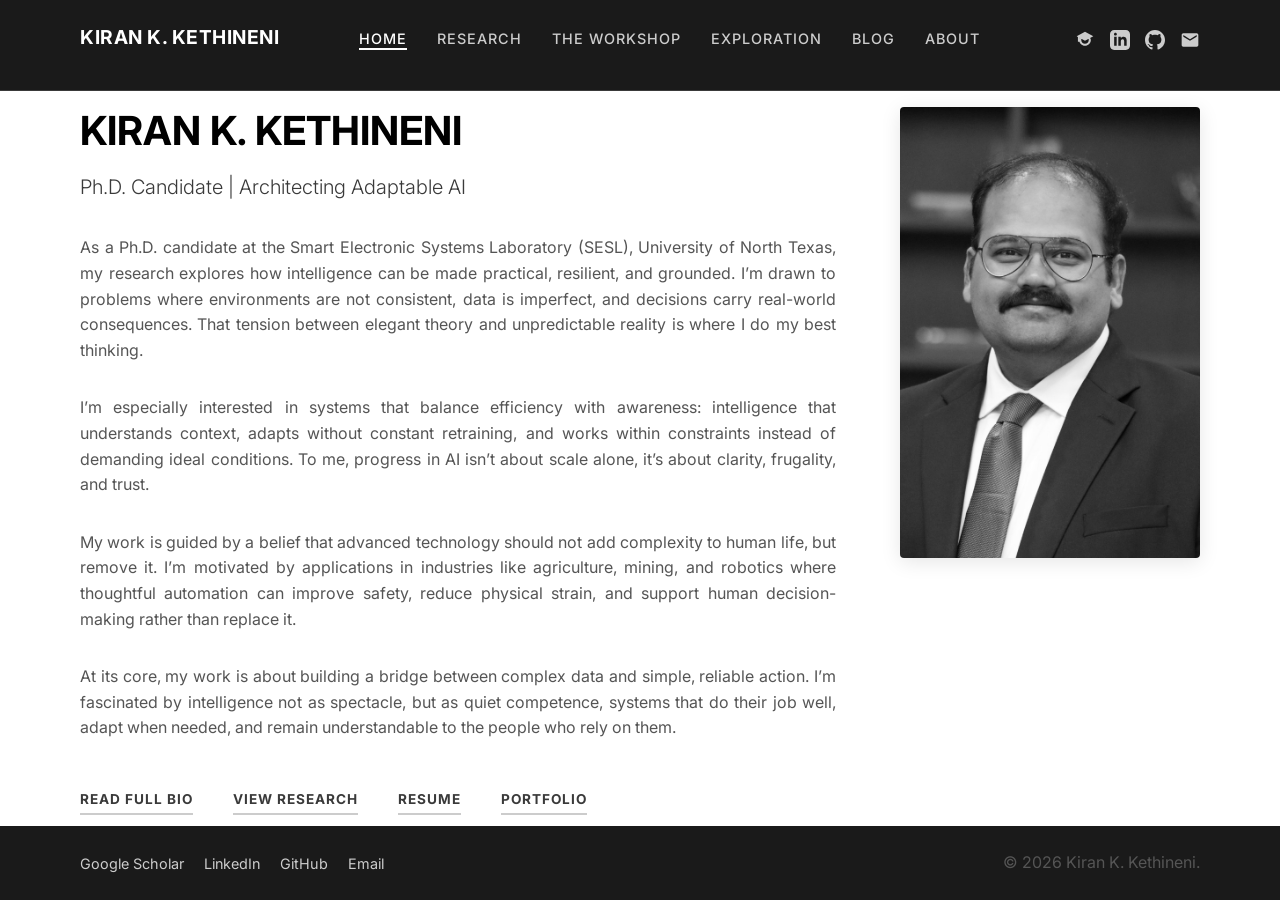
<file: index.html>
<!DOCTYPE html>
<html lang="en">

<head>
    <meta charset="UTF-8">
    <meta name="viewport" content="width=device-width, initial-scale=1.0">
    <title>Kiran K. Kethineni | Digital Notebook</title>
    <link rel="preconnect" href="https://fonts.googleapis.com">
    <link rel="preconnect" href="https://fonts.gstatic.com" crossorigin>
    <link
        href="https://fonts.googleapis.com/css2?family=Inter:wght@300;400;600;700&family=Roboto:wght@300;400;500&display=swap"
        rel="stylesheet">
    <link rel="stylesheet" href="css/style.css">
    <style>
        .hero-layout {
            display: flex;
            align-items: flex-start;
            /* Align top */
            gap: 4rem;
            gap: 4rem;
            margin-top: 1rem;
        }

        .hero-text {
            flex: 2;
        }

        .hero-image-container {
            flex: 1;
            max-width: 300px;
        }

        .hero-image {
            width: 100%;
            height: auto;
            border-radius: 4px;
            /* Slight roundness or strict square? keeping minimal */
            filter: grayscale(100%);
            /* Ensure strict grayscale */
            display: block;
            box-shadow: 0 4px 20px rgba(0, 0, 0, 0.1);
        }

        @media (max-width: 768px) {
            .hero-layout {
                flex-direction: column-reverse;
                /* Image on top on mobile? Or text? Let's do image on top */
                gap: 2rem;
                align-items: center;
                text-align: center;
            }

            .hero-layout {
                flex-direction: column;
            }

            .hero-image-container {
                max-width: 200px;
                margin: 0 auto;
            }
        }
    </style>
</head>

<body>

    <!-- STICKY HEADER -->
    <header></header>

    <!-- NAVIGATION -->
    <nav class="main-nav"></nav>

    <main class="container">
        <!-- HERO SECTION -->
        <section class="hero-layout">

            <div class="hero-text">
                <h1>KIRAN K. KETHINENI</h1>
                <p style="font-size: 1.25rem; color: var(--gray-700); margin-bottom: 2rem; font-weight: 300;">
                    Ph.D. Candidate | Architecting Adaptable AI
                </p>

                <p class="mb-4" style="text-align: justify;">
                    As a Ph.D. candidate at the Smart Electronic Systems Laboratory (SESL), University of North Texas,
                    my research explores how intelligence can be made practical, resilient, and grounded. I’m drawn to
                    problems where environments are not consistent, data is imperfect, and decisions carry real-world
                    consequences. That tension between elegant theory and unpredictable reality is where I do my best
                    thinking.
                </p>

                <p class="mb-4" style="text-align: justify;">
                    I’m especially interested in systems that balance efficiency with awareness: intelligence that
                    understands context, adapts without constant retraining, and works within constraints instead of
                    demanding ideal conditions. To me, progress in AI isn’t about scale alone, it’s about clarity,
                    frugality, and trust.
                </p>

                <p class="mb-4" style="text-align: justify;">
                    My work is guided by a belief that advanced technology should not add complexity to human life, but
                    remove it. I’m motivated by applications in industries like agriculture, mining, and robotics where
                    thoughtful automation can improve safety, reduce physical strain, and support human decision-making
                    rather than replace it.
                </p>

                <p class="mb-4" style="text-align: justify;">
                    At its core, my work is about building a bridge between complex data and simple, reliable action.
                    I’m fascinated by intelligence not as spectacle, but as quiet competence, systems that do their job
                    well, adapt when needed, and remain understandable to the people who rely on them.
                </p>
                <div class="flex" style="gap: 40px; flex-wrap: wrap;">
                    <a href="about.html" class="btn-text">Read Full Bio</a>
                    <a href="research.html" class="btn-text">View Research</a>
                    <a href="KIRAN K KETHINENI.pdf" class="btn-text" target="_blank">Resume</a>
                    <a href="KIRAN K KETHINENI Portfolio.pdf" class="btn-text" target="_blank">Portfolio</a>
                </div>
            </div>

            <div class="hero-image-container">
                <img src="images/profile.jpg" alt="Kiran K. Kethineni" class="hero-image">
            </div>

        </section>

        <!-- No other sections as requested (removed work/explore lists) -->

    </main>

    <!-- FOOTER -->
    <footer></footer>

    <script src="js/main.js"></script>
</body>

</html>
</file>
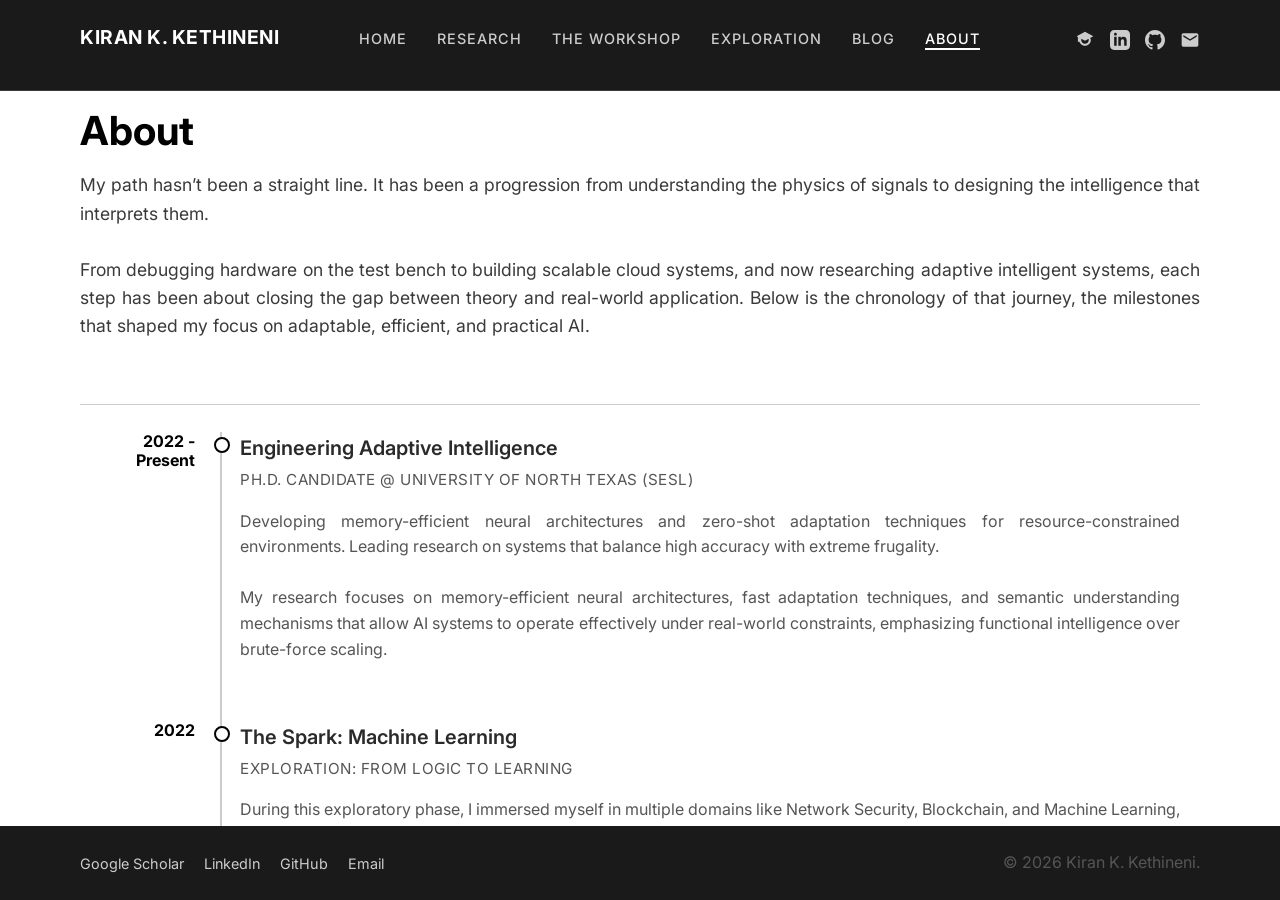
<file: about.html>
<!DOCTYPE html>
<html lang="en">

<head>
    <meta charset="UTF-8">
    <meta name="viewport" content="width=device-width, initial-scale=1.0">
    <title>About | Kiran K. Kethineni</title>
    <link rel="stylesheet" href="css/style.css">
    <link
        href="https://fonts.googleapis.com/css2?family=Inter:wght@300;400;600;700&family=Roboto:wght@300;400;500&display=swap"
        rel="stylesheet">
    <style>
        .quote-divider {
            margin: 4rem 0;
            padding: 2rem 0;
            border-top: 1px solid var(--border-light);
            border-bottom: 1px solid var(--border-light);
            text-align: center;
            font-style: italic;
            font-family: 'Roboto', serif;
            /* Serif flair for quotes if desired, or keeping sans */
            font-size: 1.5rem;
            color: var(--gray-500);
            background-color: var(--gray-100);
        }

        .timeline-year {
            font-weight: 700;
            width: 80px;
            display: inline-block;
            color: var(--black);
        }
    </style>
</head>

<body>
    <header></header>
    <nav class="main-nav"></nav>
    <main class="container">

        <section class="mt-2 mb-2">
            <h1>About</h1>
            <p style="color: var(--gray-700); font-size: 1.1rem; line-height: 1.6; text-align: justify;">
                My path hasn’t been a straight line. It has been a progression from understanding the physics of signals
                to designing the intelligence that interprets them.<br><br>
                From debugging hardware on the test bench to building scalable cloud systems, and now researching
                adaptive intelligent systems, each step has been about closing the gap between theory and real-world
                application. Below is the chronology of that journey, the milestones that shaped my focus on adaptable,
                efficient, and practical AI.
            </p>
        </section>

        <!-- SECTION 1: MY JOURNEY -->
        <section class="mt-4 mb-4">
            <div class="timeline-scroll-wrapper">
                <div class="timeline-section">
                    <!-- PHD -->
                    <div class="timeline-entry">
                        <span class="timeline-year-label">2022 - Present</span>
                        <div class="timeline-role">Engineering Adaptive Intelligence</div>
                        <div class="timeline-location">Ph.D. Candidate @ University of North Texas (SESL)</div>
                        <div class="timeline-body">
                            Developing memory-efficient neural architectures and zero-shot adaptation techniques for
                            resource-constrained environments. Leading research on systems that balance high accuracy
                            with
                            extreme frugality.<br><br>
                            My research focuses on memory-efficient neural architectures, fast adaptation techniques,
                            and
                            semantic understanding mechanisms that allow AI systems to operate effectively under
                            real-world
                            constraints, emphasizing functional intelligence over brute-force scaling.
                        </div>
                    </div>

                    <!-- 2022 EXPLORATION -->
                    <div class="timeline-entry">
                        <span class="timeline-year-label">2022</span>
                        <div class="timeline-role">The Spark: Machine Learning</div>
                        <div class="timeline-location">Exploration: From Logic to Learning</div>
                        <div class="timeline-body">
                            During this exploratory phase, I immersed myself in multiple domains like Network Security,
                            Blockchain, and Machine Learning, searching for an area where mathematical depth met
                            real-world
                            impact.<br><br>

                            Machine Learning stood apart. Studying backpropagation and gradient descent introduced me to
                            a
                            new way of thinking about software: systems that do not just execute predefined logic, but
                            improve through experience. The shift from programmed behavior to learned behavior marked a
                            clear change in how I understood intelligence in computation.<br><br>

                            I came to see ML not as just another technical field, but as a foundational layer for modern
                            technology, one capable of reshaping how systems perceive, adapt, and operate. That
                            realization
                            set the direction for my doctoral journey and my focus on building adaptable, real-world
                            intelligent systems.
                        </div>
                    </div>

                    <!-- 2021 DEPARTURE -->
                    <div class="timeline-entry">
                        <span class="timeline-year-label">2021</span>
                        <div class="timeline-role">Departure & Exploration</div>
                        <div class="timeline-location">Leaving Comfort to Find Clarity</div>
                        <div class="timeline-body">
                            After a few years in a stable software development role, I made the deliberate decision to
                            step
                            away from industry. I had come to a clear realization: I didn’t want to only implement
                            existing
                            tools. I wanted to understand and improve the fundamental systems behind them.<br><br>
                            Without a fixed destination, I treated this period as a focused phase of technical
                            exploration,
                            a time to step back, reassess, and search for problems that were foundational rather than
                            incremental.
                        </div>
                    </div>

                    <!-- WORK EXPERIENCE -->
                    <div class="timeline-entry">
                        <span class="timeline-year-label">2020</span>
                        <div class="timeline-role">Expanding into Systems & Scale</div>
                        <div class="timeline-location">Full-Stack & Cloud Engineering @ Harvard Pilgrim Health Care
                        </div>
                        <div class="timeline-body">
                            During this period, my role expanded from application development into infrastructure and
                            deployment as the organization modernized its stack. Alongside full-stack work, I managed
                            Azure
                            cloud environments and implemented infrastructure-as-code for scalable, repeatable
                            deployments,
                            gaining hands-on experience with reliability and scale in production systems.
                        </div>
                    </div>

                    <!-- WORK EXPERIENCE -->
                    <div class="timeline-entry">
                        <span class="timeline-year-label">2019</span>
                        <div class="timeline-role">Building at the Application Layer</div>
                        <div class="timeline-location">Full-Stack Developer @ Harvard Pilgrim Health Care</div>
                        <div class="timeline-body">
                            Focused on designing and maintaining responsive, user-facing applications and the backend
                            systems that supported them. Worked across the full stack using modern web technologies and
                            Java-based services, contributing to reliable data workflows and business-critical
                            functionality. This phase strengthened my understanding of how large software systems are
                            structured, integrated, and delivered in real production environments.
                        </div>
                    </div>

                    <!-- MASTERS -->
                    <div class="timeline-entry">
                        <span class="timeline-year-label">2017 - 2018</span>
                        <div class="timeline-role">The Computing Expansion</div>
                        <div class="timeline-location">M.S. Computer Science @ University of North Texas</div>
                        <div class="timeline-body">
                            This phase expanded my foundation from electronics and embedded systems into broader
                            computing
                            concepts. Through coursework and projects, I strengthened my understanding of software
                            systems,
                            data structures, internet and core computer science principles. While I had not yet defined
                            a
                            long-term
                            research direction, this period widened my technical perspective and prepared me to engage
                            with
                            more complex computational problems in the years that followed.
                        </div>
                    </div>

                    <!-- BACHELORS -->
                    <div class="timeline-entry">
                        <span class="timeline-year-label">2012 - 2016</span>
                        <div class="timeline-role">The Hardware Interface</div>
                        <div class="timeline-location">B.Tech Electronics & Communication @ Vignan's University</div>
                        <div class="timeline-body">
                            This phase marked my transition from studying equations and theoretical principles to
                            understanding how real-world systems are built. Through embedded systems and signal
                            processing,
                            I learned how sensing, computation, and actuation come together to create functional
                            machines.
                            Working directly with sensors and hardware–software interfaces gave me hands-on experience
                            in
                            selecting the right components, designing system-level interactions, and writing code that
                            responds to real-world signals.
                        </div>
                    </div>

                    <!-- HIGH SCHOOL -->
                    <div class="timeline-entry">
                        <span class="timeline-year-label">2010 - 2012</span>
                        <div class="timeline-role">The First Principles</div>
                        <div class="timeline-location">Math, Physics, Chemistry @ Sri Chaitanya Junior Kalasala</div>
                        <div class="timeline-body">
                            Built a strong analytical foundation through intensive study of mathematics, physics, and
                            chemistry disciplines that shaped my early interest in problem-solving, systems thinking,
                            and
                            the underlying rules that govern how things work.
                        </div>
                    </div>
                </div>
            </div>
        </section>

    </main>
    <footer></footer>
    <script src="js/main.js"></script>
</body>

</html>
</file>
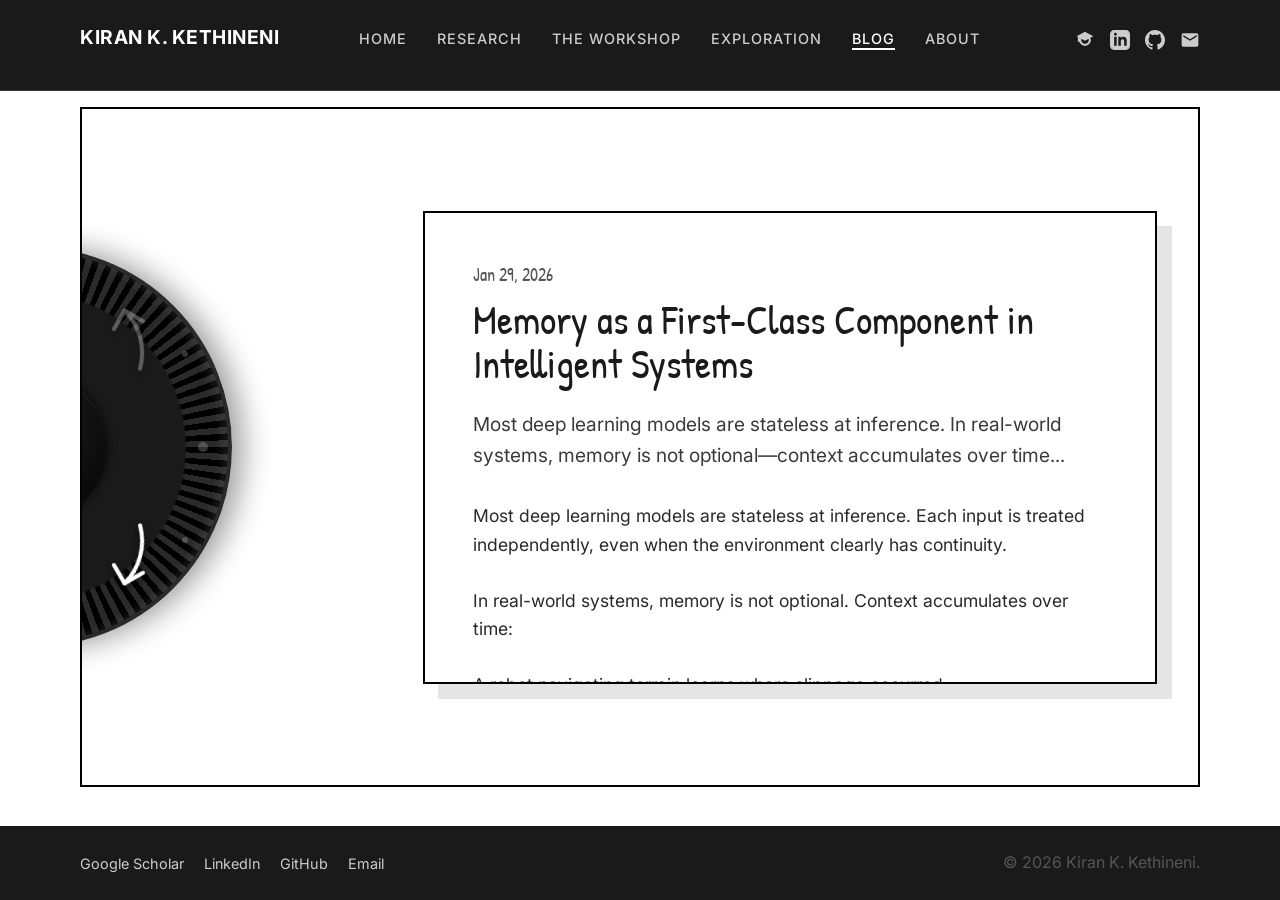
<file: blog.html>
<!DOCTYPE html>
<html lang="en">

<head>
    <meta charset="UTF-8">
    <meta name="viewport" content="width=device-width, initial-scale=1.0">
    <title>Blog | Kiran K. Kethineni</title>
    <link rel="stylesheet" href="css/style.css">
    <link href="https://fonts.googleapis.com/css2?family=Inter:wght@300;400;600;700&family=Patrick+Hand&display=swap"
        rel="stylesheet">
    <style>
        /* Page Specific Styles */
        .blog-wrapper {
            display: flex;
            height: calc(100vh - 220px);
            min-height: 500px;
            /* Adjust based on header/footer */
            overflow: hidden;
            position: relative;
            margin-top: 1rem;
            margin-bottom: 2rem;
            border: 2px solid var(--black);
            background: var(--white);
        }

        /* Left Control Panel */
        .controls-panel {
            width: 300px;
            background: var(--white);
            position: relative;
            display: flex;
            align-items: center;
            justify-content: flex-start;
            overflow: visible;
            /* CRITICAL: Must be visible for arrows */
            z-index: 20;
            /* Ensure on top */
        }

        /* The Rotary Knob Container */
        .knob-wrapper {
            position: relative;
            width: 250px;
            height: 500px;
            /* Tall enough for the half-circle */
            display: flex;
            align-items: center;
            left: -50px;
            /* Pull left */
        }

        /* The Rotating Element */
        /* The Rotary Knob (Half Circle on Left Edge) */
        /* The Rotary Knob (Half Circle on Left Edge) */
        .rotary-knob {
            width: 400px;
            height: 400px;
            background:
                /* Inner smooth surface (Masks the center) */
                radial-gradient(circle at 50% 50%, var(--gray-900) 0%, var(--gray-900) 55%, transparent 56%),
                /* Subtle metallic ridge pattern (Visible on edges) */
                repeating-conic-gradient(from 0deg,
                    var(--gray-800) 0deg 2deg,
                    var(--black) 2deg 4deg);
            border-radius: 50%;
            position: absolute;
            left: -200px;
            transition: transform 0.8s cubic-bezier(0.1, 0, 0.3, 1);
            display: flex;
            align-items: center;
            justify-content: flex-end;
            color: var(--white);
            /* 3D Hardware Shadow */
            box-shadow:
                inset -5px 0 10px rgba(255, 255, 255, 0.1),
                inset 5px 0 10px rgba(0, 0, 0, 0.5),
                10px 0 30px rgba(0, 0, 0, 0.4);
            border: 4px solid var(--gray-800);
        }

        /* Central Cap (Optional aesthetic detail, kept for depth) */
        .rotary-knob::before {
            content: '';
            position: absolute;
            width: 150px;
            height: 150px;
            background: radial-gradient(circle at 30% 30%, var(--gray-800), var(--black));
            border-radius: 50%;
            box-shadow:
                inset 2px 2px 5px rgba(255, 255, 255, 0.1),
                0 0 10px rgba(0, 0, 0, 0.8);
            z-index: 2;
            left: 50%;
            top: 50%;
            transform: translate(-50%, -50%);
        }

        /* Static Arrows Layer */
        .knob-controls {
            position: absolute;
            left: 60px;
            /* Moved inside for better visibility */
            top: 50%;
            transform: translateY(-50%);
            display: flex;
            flex-direction: column;
            gap: 120px;
            /* More space */
            z-index: 10;
            pointer-events: none;
        }

        .control-arrow {
            width: 100px;
            /* Much larger */
            height: 100px;
            color: var(--white);
            /* Clearly visible */
            cursor: pointer;
            pointer-events: auto;
            transition: transform 0.2s, opacity 0.2s, color 0.2s;
            filter: drop-shadow(0px 2px 4px rgba(0, 0, 0, 0.8));
            /* Strong shadow for contrast */
        }

        .control-arrow:hover {
            color: rgba(255, 255, 255, 0.9);
        }

        /* Align with curve and maintain on hover */
        .arrow-up {
            transform: rotate(-15deg);
        }

        .arrow-up:hover {
            transform: rotate(-15deg) scale(1.1);
        }

        .arrow-down {
            transform: rotate(15deg);
        }

        .arrow-down:hover {
            transform: rotate(15deg) scale(1.1);
        }

        /* Right Content Area */
        .blog-carousel {
            flex: 1;
            position: relative;
            display: flex;
            align-items: center;
            justify-content: center;
            perspective: 1000px;
            background-color: var(--white);
            padding: 2rem;
            overflow: hidden;
        }

        .blog-card {
            width: 90%;
            /* Wider for landscape */
            max-width: 800px;
            height: 70%;
            /* Taller to fit content */
            background: var(--white);
            border: 2px solid var(--black);
            padding: 3rem;
            position: absolute;
            transition: all 0.6s cubic-bezier(0.25, 0.8, 0.25, 1);
            opacity: 0;
            transform: translateX(100px) rotateY(-10deg);
            display: flex;
            flex-direction: column;
            box-shadow: 15px 15px 0px rgba(0, 0, 0, 0.1);
            overflow-y: auto;
            /* Allow scrolling for long content */
        }

        /* ... existing active/prev/next/typography ... */
        .blog-card.active {
            opacity: 1;
            transform: translateX(0) rotateY(0);
            z-index: 10;
        }

        .blog-card.prev {
            opacity: 0;
            transform: translateY(-100%) rotate(-10deg);
            z-index: 5;
        }

        .blog-card.next {
            opacity: 0;
            transform: translateY(100%) rotate(10deg);
            z-index: 5;
        }

        .blog-date {
            font-family: 'Patrick Hand', cursive;
            color: var(--gray-500);
            font-size: 1.1rem;
            margin-bottom: 0.5rem;
        }

        .blog-title {
            font-family: 'Patrick Hand', cursive;
            font-size: 2.5rem;
            margin-bottom: 1.5rem;
            line-height: 1.1;
        }

        .blog-excerpt {
            font-family: 'Inter', sans-serif;
            font-size: 1.2rem;
            line-height: 1.6;
            color: var(--gray-700);
            margin-bottom: 2rem;
            flex-shrink: 0;
        }

        .blog-body {
            font-family: 'Inter', sans-serif;
            font-size: 1.1rem;
            line-height: 1.6;
            color: var(--gray-800);
            margin-bottom: 2rem;
            white-space: pre-wrap;
            /* Preserve newlines */
        }

        /* Mobile responsive */
        @media(max-width: 768px) {
            .blog-wrapper {
                flex-direction: column;
                height: auto;
                min-height: 90vh;
            }

            .controls-panel {
                width: 100%;
                height: 150px;
                border-bottom: none;
                justify-content: center;
                overflow: hidden;
            }

            .knob-wrapper {
                width: 100%;
                height: 100%;
                left: 0;
                justify-content: center;
                align-items: flex-end;
                /* Knob at bottom */
            }

            .rotary-knob {
                width: 300px;
                height: 300px;
                left: auto;
                bottom: -150px;
                /* Peak out top half */
                position: relative;
            }

            .knob-controls {
                flex-direction: row;
                gap: 150px;
                top: 20px;
                left: 50%;
                transform: translateX(-50%);
            }
        }
    </style>
</head>

<body>
    <!-- HEADER injected by main.js -->
    <header></header>

    <!-- NAVIGATION injected by main.js -->
    <nav class="main-nav"></nav>

    <main class="container">

        <div class="blog-wrapper">
            <!-- Left Controls -->
            <div class="controls-panel">
                <div class="knob-wrapper">
                    <!-- Spinning Knob -->
                    <div class="rotary-knob" id="knob">
                        <!-- Tiny texture dots to show rotation -->
                        <div
                            style="position: absolute; right: 20px; width: 10px; height: 10px; background: rgba(255,255,255,0.2); border-radius: 50%;">
                        </div>
                        <div
                            style="position: absolute; right: 40px; top: 100px; width: 6px; height: 6px; background: rgba(255,255,255,0.2); border-radius: 50%;">
                        </div>
                        <div
                            style="position: absolute; right: 40px; bottom: 100px; width: 6px; height: 6px; background: rgba(255,255,255,0.2); border-radius: 50%;">
                        </div>
                    </div>

                    <!-- Static Controls Overlay -->
                    <div class="knob-controls">
                        <!-- UP / Counter-Clockwise Arrow -->
                        <div class="control-arrow arrow-up" onclick="rotateKnob(-1)" title="Previous">
                            <svg viewBox="0 0 100 100" fill="none" stroke="currentColor" stroke-width="4"
                                stroke-linecap="round" stroke-linejoin="round">
                                <!-- Large arc mimicking the knob rim (Bulge Right) -->
                                <path d="M 40 80 A 60 60 0 0 0 40 20" />
                                <path d="M 25 35 L 40 20 L 55 35" />
                            </svg>
                        </div>

                        <!-- DOWN / Clockwise Arrow -->
                        <div class="control-arrow arrow-down" onclick="rotateKnob(1)" title="Next">
                            <svg viewBox="0 0 100 100" fill="none" stroke="currentColor" stroke-width="4"
                                stroke-linecap="round" stroke-linejoin="round">
                                <!-- Large arc mimicking the knob rim (Bulge Right) -->
                                <path d="M 40 20 A 60 60 0 0 1 40 80" />
                                <path d="M 25 65 L 40 80 L 55 65" />
                            </svg>
                        </div>
                    </div>
                </div>
            </div>

            <!-- Right Content -->
            <div class="blog-carousel" id="carousel-container">
                <!-- Cards injected via JS -->
            </div>
        </div>

    </main>

    <!-- FOOTER injected by main.js -->
    <footer></footer>

    <script src="js/main.js"></script>
    <script>
        // Sample Blog Data
        const BLOG_POSTS = [
            {
                id: 44,
                date: 'Jan 29, 2026',
                title: "Memory as a First-Class Component in Intelligent Systems",
                excerpt: "Most deep learning models are stateless at inference. In real-world systems, memory is not optional—context accumulates over time...",
                body: `Most deep learning models are stateless at inference. Each input is treated independently, even when the environment clearly has continuity.

In real-world systems, memory is not optional. Context accumulates over time:

A robot navigating terrain learns where slippage occurred

A sensor system observes seasonal patterns

A diagnostic system sees gradual degradation

Embedding memory can be done at multiple levels:

Temporal models (LSTMs, transformers with time windows)

External memory buffers storing recent states

Feature-level aggregation across time

Hybrid symbolic memory (rules + learned signals)

Intelligence emerges when systems remember enough to adapt, but forget enough to remain flexible. Memory should not just store data — it should store useful context for decision-making.`
            },
            {
                id: 3,
                date: 'Jan 27, 2026',
                title: "Why AI Can Learn (Almost) Anything",
                excerpt: "Human learning and machine learning aren’t that different at the core. Both adjust internal representations based on feedback — the difference is scale and speed...",
                body: `At a high level, learning is simple: try something, see the result, adjust.

Humans do this with neurons and experience. AI does it with parameters and gradients. The mechanism — updating internal representations based on error — is surprisingly aligned.

The difference isn’t that AI has a magical ability. It’s that machines can repeat this adjustment process millions of times, across massive datasets, at a speed biology can’t match. Scale turns a simple learning rule into seemingly complex intelligence.`
            },
            {
                id: 30,
                date: 'Jan 27, 2026',
                title: "Robustness Is the New Accuracy",
                excerpt: "For years, we optimized AI for accuracy. But accuracy alone is a luxury metric. Robustness is about stability under stress...",
                body: `For years, we optimized AI for accuracy. But accuracy alone is a luxury metric.

A model that is 99% accurate in perfect conditions but fails unpredictably in the field is less useful than one that is 92% accurate but consistently reliable. Real systems must handle noise, uncertainty, and incomplete inputs without collapsing.

Robustness is about stability under stress.
It’s the difference between a demo and a deployable system.

The future of AI isn’t just about being right — it’s about failing safely and predictably.`
            },
            {
                id: 20,
                date: 'Jan 26, 2026',
                title: "Sometimes Addition Beats Convolution",
                excerpt: "We often use complex operations to combine features, but in some cases simple addition can force cleaner, more structured representations...",
                body: `Feature combination in neural networks is often done through learned convolutions or dense layers. But there’s an interesting idea in constraining models to add features instead.

When addition is enforced, the network has to learn representations that combine meaningfully in a shared space. Training then acts like an implicit feature alignment process.

Complex operations give flexibility. Simple ones can encourage structure. Sometimes limiting how features interact leads to more interpretable and efficient learning.`
            },
            {
                id: 45,
                date: 'Jan 25, 2026',
                title: "Designing for Distribution Shift, Not Just Training Accuracy",
                excerpt: "Most models are trained and validated on data drawn from the same distribution. Deployment data rarely follows that rule. Practical AI design must assume shift as the default...",
                body: `Most models are trained and validated on data drawn from the same distribution. Deployment data rarely follows that rule.

Lighting changes. Sensors age. Hardware varies. User behavior evolves. These are not edge cases — they are the norm. A model that performs well only under training conditions is not intelligent; it is overfit to a moment in time.

Practical AI design must assume distribution shift as the default. That means:

Monitoring input statistics in deployment

Designing features that are invariant to environmental noise

Including uncertainty estimation instead of only point predictions

Building fallback logic when confidence drops

Accuracy on a held-out test set measures memorization of the past.
Robustness under shifting conditions measures readiness for the future.`
            },
            {
                id: 33,
                date: 'Jan 24, 2026',
                title: "Intelligence Is Context, Not Just Computation",
                excerpt: "Raw computation is not intelligence. Context is. A system that understands where it is and what matters will outperform a complex blind system...",
                body: `Raw computation is not intelligence. Context is.

A system that understands where it is, what matters in that environment, and how conditions are changing will outperform a more complex system that lacks situational awareness. Intelligence is not just pattern recognition — it’s meaningful interpretation.

Context allows systems to adapt instead of retrain.
To adjust instead of restart.
To work with the world instead of against it.`
            },
            {
                id: 8,
                date: 'Jan 23, 2026',
                title: "Scaling Isn’t the Same as Learning",
                excerpt: "Bigger models aren’t always smarter models. True learning efficiency comes from architectures that compress knowledge effectively, not just store more of it...",
                body: `Throwing more parameters at a problem can improve performance — but it’s not the same as learning efficiently.

A model is essentially a compression system. It encodes patterns from data into weights. Good architectures compress the right structure with fewer parameters. Bad ones just memorize more.

Progress isn’t just about scale. It’s about how well an architecture turns experience into compact, reusable knowledge.`
            },
            {
                id: 6,
                date: 'Jan 23, 2026',
                title: "Simple Models Run the World",
                excerpt: "We celebrate deep learning, but most real-world decisions still run on regression and tree-based models — and that’s not a weakness...",
                body: `A lot of everyday AI in production isn’t transformers or deep nets. It’s linear regression, logistic regression, and random forests quietly making decisions.

Credit scoring, demand forecasting, risk models, anomaly detection — these problems often have structured data and clear signals. Simple models are faster, easier to debug, and more stable over time.

State-of-the-art matters at the frontier. But for daily business decisions, boring models win more often than we admit.`
            },
            {
                id: 24,
                date: 'Jan 22, 2026',
                title: "AI Will Redefine How Stories Are Made",
                excerpt: "From virtual actors to low-cost visual effects, AI is lowering the barrier to cinematic storytelling — and changing who gets to create...",
                body: `High-end storytelling used to require large teams, expensive actors, and complex visual effects pipelines. AI is starting to compress that stack.

Realistic avatars, synthetic voices, procedural environments, and AI-assisted VFX make it possible to produce scenes that once required major studio budgets.

This doesn’t remove human creativity — it shifts the bottleneck. The future of entertainment may be less about access to resources and more about imagination and direction.`
            },
            {
                id: 1,
                date: 'Jan 21, 2026',
                title: "Backpropagation Is the Real Breakthrough",
                excerpt: "We talk about models, data, and scale — but the quiet hero of modern AI is backpropagation. Without it, none of this learning would exist...",
                body: `Strip away the hype, GPUs, and billion-parameter models, and modern AI stands on one core idea: backpropagation.

Backprop is what turns a neural network from a static function into a learning system. It gives the model a way to measure how wrong it is and adjust itself layer by layer. That feedback loop is the difference between “a bunch of math” and “a system that improves with experience.”

Bigger models get attention. Smarter optimizers get papers. But backprop is the engine that made learning from data actually practical at scale.`
            },
            {
                id: 43,
                date: 'Jan 20, 2026',
                title: "Edge AI Is a Systems Problem, Not Just Model Compression",
                excerpt: "Running AI on edge devices is often framed as a model compression task. In reality, it is a systems engineering problem involving power, thermal, and latency constraints...",
                body: `Running AI on edge devices is often framed as a model compression task. In reality, it is a systems engineering problem.

Constraints include:

Limited RAM and flash storage

Power budgets

Thermal limits

Real-time latency requirements

Unreliable connectivity

Success depends on co-design:

Model architecture designed with hardware in mind

Quantization-aware training

Efficient data pipelines to reduce I/O overhead

Event-driven inference instead of continuous polling

Smart scheduling to align compute with energy availability

The best edge AI systems are not just small — they are holistically optimized across model, hardware, and workload.`
            },
            {
                id: 32,
                date: 'Jan 19, 2026',
                title: "Frugality: The Forgotten AI Principle",
                excerpt: "In many parts of the world, computing resources are limited. In such environments, frugality is not an aesthetic choice — it is survival...",
                body: `In many parts of the world, computing resources are limited. Power is unreliable. Connectivity is intermittent. In such environments, frugality is not an aesthetic choice — it is survival.

Frugal AI means doing more with less:

Fewer parameters

Lower power

On-device inference

Smarter data use

Constraint-driven design often leads to more elegant solutions. When resources are limited, every operation must justify its existence. That discipline produces systems that are not just efficient — but resilient.`
            },
            {
                id: 25,
                date: 'Jan 18, 2026',
                title: "The Age of Invisible, Everyday AI",
                excerpt: "AI won’t just live in apps and chatbots. It will quietly shape physical products, personalization, and daily life in ways we barely notice...",
                body: `The most transformative technologies often become invisible. AI is heading in that direction — embedded into everyday objects and services.

Personalized products, adaptive environments, and on-demand manufacturing become more practical when AI handles design, optimization, and decision-making behind the scenes.

There may be cultural hesitation, but the economic pull is strong. When personalization becomes cheaper than mass production, AI stops being a feature and becomes infrastructure.`
            },
            {
                id: 27,
                date: 'Jan 14, 2026',
                title: "Why Bigger Models Aren’t Always Better",
                excerpt: "There’s a quiet myth in AI: scale equals intelligence. But scale often hides fragility. Efficiency is not a compromise — it is a design principle...",
                body: `There’s a quiet myth in AI: scale equals intelligence.

Bigger models, more parameters, more GPUs — this arms race has produced impressive results. But scale often hides fragility. Large models assume abundant data, stable infrastructure, and unlimited power. Many real-world applications — agriculture, field robotics, remote sensing — offer none of these luxuries.

Efficiency is not a compromise. It is a design principle.
A smaller model that understands context and adapts to constraints is often more useful than a massive one that collapses outside ideal conditions.

Progress in AI should not just be measured in teraflops — but in how little it needs to do something meaningful.`
            },
            {
                id: 19,
                date: 'Jan 11, 2026',
                title: "Graph ML: Adding Context to Data Points",
                excerpt: "Traditional ML treats samples independently. Graph learning changes that by letting data points talk to their neighbors before making predictions...",
                body: `Most machine learning models assume data points are independent. But in many real systems — social networks, molecules, traffic maps — everything is connected.

Graph Neural Networks handle this by passing messages between neighboring nodes. Each node gathers context from its surroundings, building a richer representation before prediction.

After this exchange, nodes can be treated like informed individuals rather than isolated points. Graph ML doesn’t replace traditional ML — it adds context before applying it.`
            },
            {
                id: 36,
                date: 'Jan 8, 2026',
                title: "Observability for AI Systems",
                excerpt: "Traditional software has logs and metrics. AI systems need similar observability for input distributions, feature statistics, and confidence trends...",
                body: `Traditional software systems have logs, metrics, and traces. AI systems need similar observability.

Key observability signals:

Input data distributions

Feature statistics

Model confidence trends

Error patterns over time

Hardware performance metrics

Without observability, failures appear random. With it, patterns emerge.
An intelligent system should not only make decisions — it should be inspectable and diagnosable.`
            },
            {
                id: 40,
                date: 'Jan 8, 2026',
                title: "Latency Is a Design Constraint, Not an Optimization Step",
                excerpt: "In real-time systems, latency is not a post-training metric — it’s a core design parameter. Decisions made too late are often as bad as wrong decisions...",
                body: `In real-time systems, latency is not a post-training metric — it’s a core design parameter.

Decisions made too late are often as bad as wrong decisions. Latency sources include:

Sensor acquisition delay

Preprocessing overhead

Model inference time

Communication lag

Actuation delay

Design strategies:

Pipeline parallelism

Early-exit architectures for fast approximate decisions

Model cascades where lightweight models filter inputs

Asynchronous processing for non-critical tasks

An intelligent system must be aware not only of what it decides, but when.`
            },
            {
                id: 39,
                date: 'Jan 7, 2026',
                title: "Hybrid Systems: Learned Models + Rule-Based Logic",
                excerpt: "Purely data-driven systems struggle in rare scenarios. Purely rule-based systems lack adaptability. Hybrid architectures combine both for layered intelligence...",
                body: `Purely data-driven systems struggle in rare or safety-critical scenarios. Purely rule-based systems lack adaptability.

Hybrid architectures combine both:

Learned perception modules

Rule-based safety constraints

State machines governing high-level behavior

Heuristic overrides for edge cases

This is not a compromise — it’s layered intelligence.
Learning handles variability. Rules handle boundaries.

The goal is not elegance in architecture diagrams, but predictable behavior under stress.`
            },
            {
                id: 9,
                date: 'Jan 5, 2026',
                title: "Why Traditional ML Hits a Ceiling",
                excerpt: "Classic ML works well for narrow patterns, but human-like performance needs context, semantics, and an understanding of the scene — not just features...",
                body: `Traditional machine learning is great at pattern recognition within a defined feature space. But the real world isn’t just patterns — it’s context.

Humans don’t just see pixels; we see objects, relationships, intent, and environment. To approach that level, AI systems need semantic and spatial understanding, not just statistical correlations.

Without context, models stay narrow. With scene-level reasoning, they start behaving more like systems that actually understand their environment.`
            },
            {
                id: 21,
                date: 'Jan 2, 2026',
                title: "AI Is This Generation’s Internet Moment",
                excerpt: "Like the internet and GUIs before it, AI isn’t just a tool — it’s an interface shift. The winners will be the ones who learn to ride it early...",
                body: `Some technologies don’t just improve workflows — they change the playing field. The internet was one. Graphical interfaces were another. AI is joining that list.

Companies that treat AI as a side feature will lag behind those that redesign their workflows around it. History shows this pattern clearly: early adopters of paradigm shifts don’t just survive — they lead.

A human can’t outrun a horse. But a human riding a horse changes the race entirely. AI is that multiplier.`
            },
            {
                id: 18,
                date: 'Jan 2, 2026',
                title: "Transformers Are a Milestone, Not the Destination",
                excerpt: "Transformers solved long-range dependencies with efficient representation, but not every problem looks like language. New paradigms are still ahead...",
                body: `Transformers were a breakthrough because they handled long-range dependencies while compressing information efficiently. That made them perfect for language and sequence modeling.

But not all intelligence is sequence prediction. Real-time control, embodied reasoning, and continuous interaction with the world demand different constraints and representations.

LLMs are a major stop on the journey. But they’re a rest area, not the final city. New architectures will be needed for systems that live outside text.`
            },
            {
                id: 42,
                date: 'Dec 31, 2025',
                title: "Confidence Estimation Is as Important as Prediction",
                excerpt: "Many deployed systems treat model outputs as absolute truth. But a system that cannot express uncertainty is dangerous in real-world decision loops...",
                body: `Many deployed systems treat model outputs as absolute truth. But neural networks are not calibrated by default.

A system that cannot express uncertainty is dangerous in real-world decision loops. Confidence estimation allows systems to know when to defer, retry, or escalate.

Technical strategies include:

Monte Carlo dropout for approximate Bayesian inference

Deep ensembles for variance-based confidence

Temperature scaling for calibration

Out-of-distribution detection using feature space distance

Prediction without confidence is guesswork with good PR.
Reliable systems don’t just say what — they indicate how sure they are.`
            },
            {
                id: 31,
                date: 'Dec 31, 2025',
                title: "Human-in-the-Loop Is Not a Weakness",
                excerpt: "There’s a misconception that involving humans means the system isn’t advanced enough. In reality, the strongest systems know when to ask for help...",
                body: `There’s a misconception that involving humans means the system isn’t advanced enough.

In reality, the strongest systems know when to ask for help. Human judgment, context awareness, and ethical reasoning are not bugs in automation — they are features. The goal is not full autonomy at any cost, but meaningful collaboration between humans and machines.

A well-designed system amplifies human ability instead of sidelining it.
Intelligence should support decisions, not silently replace them.`
            },
            {
                id: 17,
                date: 'Dec 31, 2025',
                title: "AI Hasn’t Even Left the Shore Yet",
                excerpt: "The industry is obsessed with LLMs, but they’re just one slice of intelligence. Perception and action in the real world remain largely unsolved...",
                body: `Right now, AI feels synonymous with large language models. But language is only one dimension of intelligence — and not even the hardest one.

Perception, physical interaction, adaptability in dynamic environments — these are far more complex challenges. Getting a robot to reliably act in the real world is still an open frontier.

We’re celebrating systems that talk well. The real revolution comes when systems can see, decide, and act with the same flexibility.`
            },
            {
                id: 28,
                date: 'Dec 30, 2025',
                title: "Automation Should Reduce Complexity, Not Add It",
                excerpt: "Ironically, many “smart” systems make life more complicated. Good automation is invisible and works quietly to remove friction...",
                body: `Ironically, many “smart” systems make life more complicated.

Dashboards that need dashboards. Alerts that create more noise than insight. Tools that demand constant supervision. Technology was meant to reduce cognitive load, yet we often build systems that require humans to adapt to machines instead of the other way around.

Good automation is invisible.
It works quietly, supports decisions, and steps back when humans need control. The goal isn’t to replace people — it’s to remove friction from their work.

If a system makes a user’s day more stressful, it’s not intelligent — it’s just automated.`
            },
            {
                id: 7,
                date: 'Dec 30, 2025',
                title: "Physical AI Is the Quiet Revolution",
                excerpt: "While the world focuses on chatbots and image models, the real long-term shift may come from AI that can act in the physical world...",
                body: `Most of today’s AI lives in screens — text, images, simulations. But intelligence becomes far more powerful when it can act.

Physical AI — systems that connect perception, decision-making, and real-world action — brings new challenges: physics, uncertainty, feedback loops, and safety. It’s slower to develop, but far more transformative.

The companies investing early in simulation, robotics, and embodied learning may end up shaping the next major wave — when AI doesn’t just describe the world, but interacts with it.`
            },
            {
                id: 15,
                date: 'Dec 29, 2025',
                title: "Intelligence Begins Where Supervision Ends",
                excerpt: "Supervised learning is powerful, but it’s mostly compression of labeled examples. True intelligence looks closer to exploration, feedback, and adaptation...",
                body: `Supervised learning is incredibly effective — but in many ways, it’s structured memorization. The model learns to map inputs to labels within the boundaries we define.

Reinforcement and self-supervised paradigms feel closer to how natural intelligence develops. An agent explores, makes mistakes, updates its behavior, and sometimes even unlearns outdated strategies.

That loop — act, observe, adapt — builds systems that can handle novelty. Intelligence isn’t just fitting data. It’s developing the ability to use past experience to navigate situations never seen before.`
            },
            {
                id: 35,
                date: 'Dec 29, 2025',
                title: "Technology Should Feel Like Quiet Competence",
                excerpt: "The best technology doesn’t feel futuristic. It feels natural. When systems integrate smoothly into workflows, they don’t demand attention...",
                body: `The best technology doesn’t feel futuristic. It feels natural.

When systems integrate smoothly into workflows, when they don’t demand attention, when they just quietly do their job — that is true success. Flashy demos fade. Quiet competence endures.

The future of AI isn’t spectacle.
It’s dependable systems that people trust without thinking about them.`
            },
            {
                id: 29,
                date: 'Dec 28, 2025',
                title: "The Gap Between Data and Action",
                excerpt: "We live in an age of endless data, but not always better decisions. The real challenge is not collecting data — it’s turning it into clear action...",
                body: `We live in an age of endless data, but not always better decisions.

Sensors, logs, cameras, and dashboards generate oceans of information. Yet the real challenge is not collecting data — it’s turning it into clear, timely action. Intelligence lies in filtering, prioritizing, and presenting only what matters.

A good AI system is not one that shows everything.
It’s one that knows what not to show.

Bridging the gap between complex data and simple action is where practical intelligence lives.`
            },
            {
                id: 14,
                date: 'Dec 28, 2025',
                title: "Meta-Learning Is Learning How Change Changes",
                excerpt: "If gradients tell us how to update parameters, meta-learning looks one level higher — how those updates themselves should change...",
                body: `Standard learning asks: How should parameters change to reduce error?

Meta-learning asks a deeper question: How should the learning process itself change? In calculus terms, it’s about how updates evolve over time — learning the structure of learning.

This higher-level view gives models a more global sense of the error landscape. Instead of taking only small, local steps, they can make smarter, more directed moves and adapt faster to new tasks.

It’s optimization, but one level up the ladder.`
            },
            {
                id: 38,
                date: 'Dec 28, 2025',
                title: "Energy Efficiency as a Metric of Intelligence",
                excerpt: "Energy consumption is often treated as an operational cost, not an intelligence metric. But efficient systems reveal deeper optimization and biological inspiration...",
                body: `Energy consumption is often treated as an operational cost, not an intelligence metric. But efficient systems reveal deeper optimization.

Energy-aware design includes:

Sparse activations

Dynamic voltage and frequency scaling

Event-triggered sensing

Adaptive model complexity based on input difficulty

Biological systems are intelligent partly because they are energy efficient. Artificial systems should follow the same principle: use compute where it matters, stay quiet where it doesn’t.`
            },
            {
                id: 34,
                date: 'Dec 22, 2025',
                title: "Why “Good Enough” Can Be Great Engineering",
                excerpt: "Engineering culture often glorifies perfection. But in real deployments, “good enough and reliable” often beats “perfect but fragile”...",
                body: `Engineering culture often glorifies perfection. But in real deployments, “good enough and reliable” often beats “perfect but fragile.”

A system that delivers consistent value, is maintainable, and works within constraints can have more impact than a cutting-edge prototype that requires constant tuning. Practical engineering is about trade-offs — and wisdom lies in knowing when to stop optimizing.

Sometimes excellence is not about pushing limits — it’s about choosing the right limits.`
            },
            {
                id: 37,
                date: 'Dec 21, 2025',
                title: "Model Updates Without Full Retraining",
                excerpt: "In dynamic environments, retraining entire models frequently is impractical. Systems that adapt gradually without forgetting past knowledge maintain continuity...",
                body: `In dynamic environments, retraining entire models frequently is impractical.

Alternatives include:

Incremental learning with replay buffers

Fine-tuning only last layers

Meta-learning approaches for rapid adaptation

Parameter-efficient tuning (adapters, LoRA-style updates)

Systems that adapt gradually without forgetting past knowledge maintain continuity while evolving. Intelligence is not static — it should be continuously adjustable without total resets.`
            },
            {
                id: 16,
                date: 'Dec 20, 2025',
                title: "SVMs and the Power of Changing Dimensions",
                excerpt: "When data isn’t separable in one space, SVMs teach us a powerful lesson: change the space. Sometimes the solution isn’t harder math — it’s a better perspective...",
                body: `Support Vector Machines are a beautiful example of thinking beyond the obvious. If data can’t be separated by a line in its current dimension, SVMs quietly ask: what if we look at it somewhere else?

By mapping data into a higher-dimensional space, patterns that looked tangled can suddenly become cleanly separable. The problem didn’t change — the representation did.

It’s a reminder that in ML (and life), when a solution seems impossible, the answer may be to change the space of the problem, not just push harder in the same one.`
            },
            {
                id: 2,
                date: 'Dec 16, 2025',
                title: "Blockchain vs RDBMS: Use the Right Tool",
                excerpt: "Blockchain is secure and immutable — but that doesn’t mean it should replace traditional databases. Most systems still need structure, speed, and control...",
                body: `Blockchain solves a very specific problem: trust in a trustless environment. It gives you immutability, decentralization, and verifiable history.

But most applications don’t suffer from “unknown malicious actors rewriting history.” They suffer from slow queries, messy schemas, and poor indexing — problems relational databases handle beautifully.

RDBMS systems are optimized for structured data, complex queries, and performance. Blockchain is a ledger. A database is an information system. They overlap, but they are not interchangeable. The future isn’t “blockchain everywhere” — it’s blockchain where trust is the bottleneck.`
            },
            {
                id: 12,
                date: 'Dec 15, 2025',
                title: "Your Loss Function Is Your Real Architecture",
                excerpt: "We obsess over model design, but the loss function often shapes behavior more than the architecture itself. What you choose to optimize defines what the model becomes...",
                body: `When training models, we often focus on layers, parameters, and structure. But the loss function is just as powerful — sometimes more.

Humans tend to improve systems by “adding more” — more features, more data, more complexity. But optimization doesn’t think like that. It will reduce error however it can, even if that means exploiting shortcuts we didn’t intend.

Designing a good loss function is like defining the rules of the game. If the objective is wrong, the model will become very good at solving the wrong problem.`
            },
            {
                id: 4,
                date: 'Dec 13, 2025',
                title: "AI Isn’t Magic — It’s Fast Math",
                excerpt: "AI feels magical, but under the hood it’s just numerical computation happening at enormous speed. The “intelligence” comes from scale, not mysticism...",
                body: `There’s a tendency to treat AI like a mysterious entity. In reality, it’s layers of floating-point operations running at extreme speed.

Neural networks don’t “understand” in a human sense — they compute weighted sums, apply nonlinearities, and propagate signals forward and backward. What feels like reasoning is the emergent result of massive numerical optimization.

The magic isn’t supernatural. It’s silicon doing math billions of times per second. Speed plus scale creates the illusion of something deeper.`
            },
            {
                id: 41,
                date: 'Dec 13, 2025',
                title: "Data Pipelines Matter More Than Model Architecture",
                excerpt: "In many practical deployments, model performance is limited not by architecture but by data quality and flow. A robust AI system treats the data pipeline as a critical component...",
                body: `In many practical deployments, model performance is limited not by architecture but by data quality and flow.

Common failure points:

Timestamp misalignment across sensors

Missing or delayed packets

Drift in sensor calibration

Inconsistent preprocessing between training and deployment

A robust AI system treats the data pipeline as a critical component:

Versioned preprocessing

Data validation at ingestion

Feature monitoring in production

Automated alerts on statistical drift

A perfect model fed inconsistent data will behave inconsistently.
Engineering discipline in data handling often yields bigger gains than adding layers to a network.`
            },
            {
                id: 10,
                date: 'Dec 12, 2025',
                title: "Linear Regression Is the Gateway to Deep Learning",
                excerpt: "If you truly understand linear regression, you already understand the foundation of neural networks. Deep learning is just that idea stacked and scaled...",
                body: `At its heart, linear regression is a weighted sum of inputs. That’s exactly what a single neuron does.

Now stack many of those neurons into layers, add nonlinearities, and suddenly you have a neural network. Go deeper, add more units, and you get deep learning.

The math gets heavier, but the core idea doesn’t change. Deep networks aren’t magic — they’re linear models composed and layered at massive scale.`
            },
            {
                id: 26,
                date: 'Dec 6, 2025',
                title: "Intelligence That Survives the Real World",
                excerpt: "AI in the lab is impressive. AI in the real world is humbling. Real-world intelligence is not about peak performance — it is graceful degradation...",
                body: `AI in the lab is impressive. AI in the real world is humbling.

In controlled environments, data is clean, lighting is perfect, sensors behave, and assumptions hold. Step outside, and everything breaks — dust on lenses, inconsistent signals, missing data, delayed communication, unpredictable users. Real-world intelligence is not about chasing state-of-the-art benchmarks; it is about surviving imperfection.

The systems that matter most are not the smartest ones in theory, but the ones that keep working when the world refuses to cooperate. True intelligence is not peak performance — it is graceful degradation.`
            },
            {
                id: 13,
                date: 'Dec 6, 2025',
                title: "Differential Calculus Is the Oxygen of ML",
                excerpt: "Strip away the buzzwords and AI runs on one core tool: differential calculus. Gradients are what let machines know how to improve...",
                body: `At the core of almost every modern ML system is differential calculus.

When a model makes a mistake, calculus tells it how the error changes with respect to each parameter. That rate of change — the gradient — is the signal that guides learning. Without it, we’d have no efficient way to adjust millions or billions of weights.

Data is the fuel. Compute is the engine. But calculus is the oxygen. Without gradients, modern AI simply doesn’t breathe.`
            },
            {
                id: 22,
                date: 'Dec 4, 2025',
                title: "The Release That Changed the AI Race",
                excerpt: "Breakthroughs in AI often sit in research labs for years. Sometimes it’s not the invention, but the release, that reshapes the industry...",
                body: `Major AI advances often come from long research pipelines. But industry shifts happen when technology moves from papers into public hands.

Releasing powerful generative models changed expectations overnight — not just among researchers, but businesses, creators, and investors. That moment accelerated adoption across the entire field.

Innovation doesn’t only belong to those who invent first. It also belongs to those who recognize when a technology is ready to reshape the world — and act on it.`
            },
            {
                id: 5,
                date: 'Dec 4, 2025',
                title: "We Stopped Studying How We Think",
                excerpt: "Early AI progress came from carefully breaking down how humans solve problems. Today, we often skip that step and rely on brute-force scale instead...",
                body: `Some of the biggest early breakthroughs in AI came from people deeply analyzing how humans solve specific tasks and turning that into algorithms.

That mindset has faded. Instead of modeling reasoning steps, we often throw more data and parameters at the problem and hope scale figures it out.

Brute force works — but it’s expensive and opaque. There’s still huge untapped value in articulating how a task is solved and embedding that structure into learning systems.`
            },
            {
                id: 23,
                date: 'Dec 2, 2025',
                title: "The AI Era Is Also the Zero-Trust Era",
                excerpt: "As AI gets better at generating content, trust becomes the real scarcity. Verification, not creation, may define the next wave of technology...",
                body: `AI lowers the cost of creating text, images, audio, and code. That’s powerful — and dangerous. Misinformation, deepfakes, and automated attacks become easier to scale.

At the same time, AI is also used to detect synthetic content. But that arms race reveals something deeper: we’re moving into a world where seeing is no longer believing.

The AI era may also be the zero-trust era, where authentication, provenance, and verification systems matter as much as the models themselves.`
            },
            {
                id: 11,
                date: 'Dec 2, 2025',
                title: "Backpropagation Minimizes Error — Not Understanding",
                excerpt: "Training doesn’t aim for “understanding.” It aims to reduce a loss function. If the data is skewed, the model will optimize for that skew...",
                body: `Backpropagation doesn’t care about meaning, fairness, or generalization. Its job is simple: reduce the loss function.

If your dataset is imbalanced, noisy, or biased, the optimization will happily exploit those patterns to reduce error. A lower loss doesn’t guarantee broader understanding — just better performance on what it sees.

Generalization comes from data quality, regularization, and problem formulation. Optimization alone only chases the metric you define.`
            }
        ];

        let currentIndex = 0;
        let currentRotation = 0;
        const knob = document.getElementById('knob');
        const container = document.getElementById('carousel-container');

        // Init
        function init() {
            renderCards();
            updateState();
        }

        function renderCards() {
            container.innerHTML = '';
            BLOG_POSTS.forEach((post, index) => {
                const card = document.createElement('div');
                card.className = `blog-card ${index === currentIndex ? 'active' : ''}`;
                card.id = `card-${index}`;

                card.innerHTML = `
                    <div class="blog-date">${post.date}</div>
                    <div class="blog-title">${post.title}</div>
                    <div class="blog-excerpt">${post.excerpt}</div>
                    <div class="blog-body">${post.body ? post.body.replace(/\n\n/g, '<br><br>') : ''}</div>
                `;

                container.appendChild(card);
            });
        }

        function rotateKnob(direction) {
            // Direction: 1 (down/next), -1 (up/prev)

            // Check bounds
            if (direction === 1 && currentIndex >= BLOG_POSTS.length - 1) return; // End of list
            if (direction === -1 && currentIndex <= 0) return; // Start of list

            currentIndex += direction;
            currentRotation += (direction * 45); // Rotate 45 deg per step

            updateState();
        }

        function updateState() {
            // Rotate Knob
            knob.style.transform = `rotate(${currentRotation}deg)`;

            // Update Cards
            const cards = document.querySelectorAll('.blog-card');
            cards.forEach((card, index) => {
                card.className = 'blog-card'; // Reset
                if (index === currentIndex) {
                    card.classList.add('active');
                } else if (index < currentIndex) {
                    card.classList.add('prev'); // Gone up
                } else {
                    card.classList.add('next'); // Waiting down
                }
            });

            // Update Arrows Visual State (Disable if at ends)
            document.querySelector('.arrow-up').style.opacity = currentIndex === 0 ? '0.3' : '1';
            document.querySelector('.arrow-up').style.pointerEvents = currentIndex === 0 ? 'none' : 'auto';

            document.querySelector('.arrow-down').style.opacity = currentIndex === BLOG_POSTS.length - 1 ? '0.3' : '1';
            document.querySelector('.arrow-down').style.pointerEvents = currentIndex === BLOG_POSTS.length - 1 ? 'none' : 'auto';
        }

        window.onload = init;

    </script>
</body>

</html>
</file>
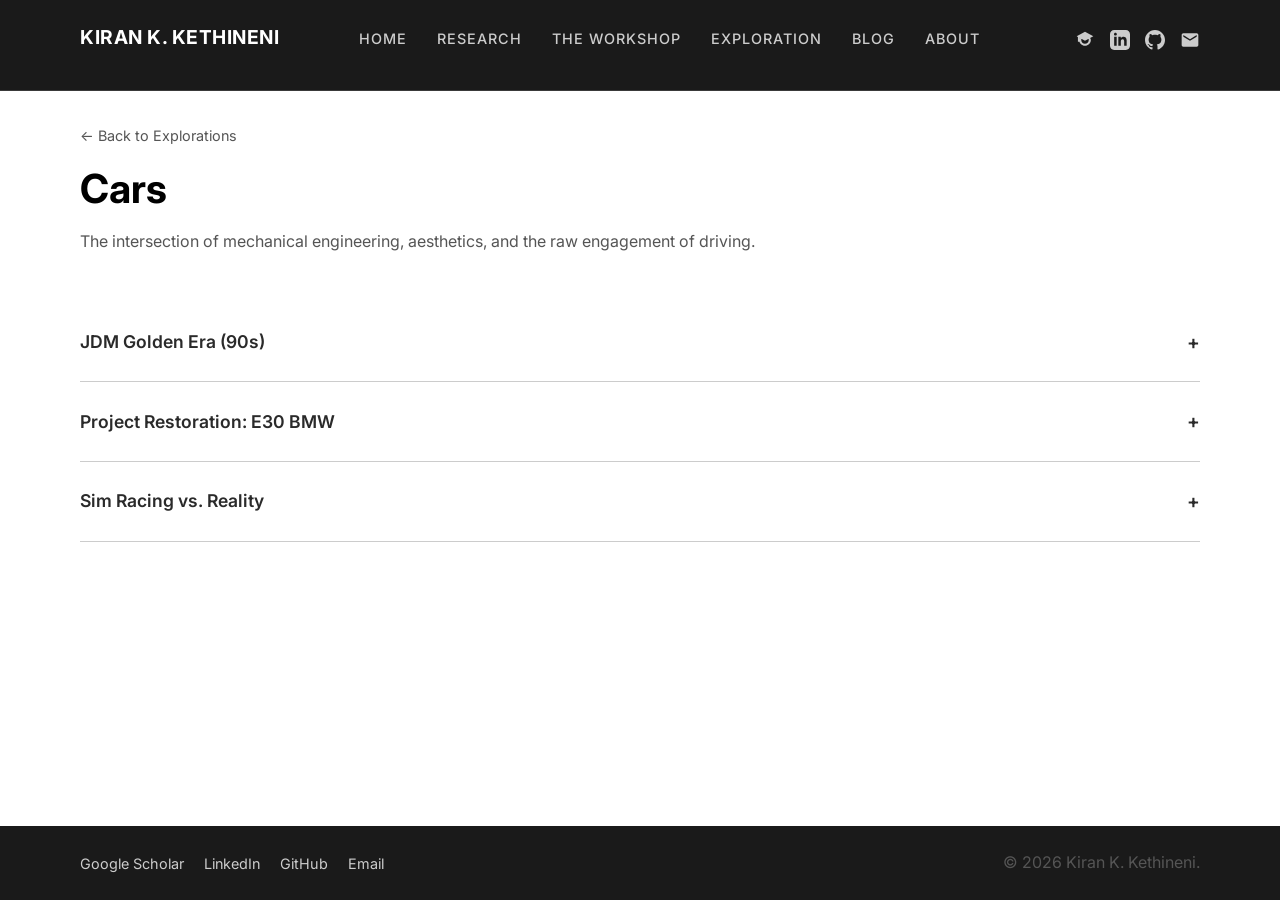
<file: explorations-cars.html>
<!DOCTYPE html>
<html lang="en">

<head>
    <meta charset="UTF-8">
    <meta name="viewport" content="width=device-width, initial-scale=1.0">
    <title>Cars | Explorations</title>
    <link rel="stylesheet" href="css/style.css">
    <link href="https://fonts.googleapis.com/css2?family=Inter:wght@300;400;600;700&display=swap" rel="stylesheet">
</head>

<body>
    <header></header>
    <nav class="main-nav"></nav>
    <main class="container">
        <section class="mt-4 mb-4">
            <a href="explorations.html" style="font-size: 0.9rem; color: var(--gray-500);">← Back to Explorations</a>
            <h1 class="mt-2">Cars</h1>
            <p>The intersection of mechanical engineering, aesthetics, and the raw engagement of driving.</p>
        </section>

        <section class="accordion-list">
            <div class="accordion-item">
                <div class="accordion-header">
                    <span>JDM Golden Era (90s)</span>
                    <span class="accordion-icon">+</span>
                </div>
                <div class="accordion-content">
                    <p>Why the NSX, RX-7, and Supra Mk4 represent a peak in analog driving engagement. The balance of
                        electronic assistance and mechanical feedback.</p>
                </div>
            </div>

            <div class="accordion-item">
                <div class="accordion-header">
                    <span>Project Restoration: E30 BMW</span>
                    <span class="accordion-icon">+</span>
                </div>
                <div class="accordion-content">
                    <p>A log of restoring a 1989 BMW 325i. Rust repair, engine tuning, and the philosophy of keeping old
                        machines alive.</p>
                </div>
            </div>

            <div class="accordion-item">
                <div class="accordion-header">
                    <span>Sim Racing vs. Reality</span>
                    <span class="accordion-icon">+</span>
                </div>
                <div class="accordion-content">
                    <p>Can skills transfer? A comparative analysis of track days vs. iRacing physics engines.</p>
                </div>
            </div>
        </section>
    </main>
    <footer></footer>
    <script src="js/main.js"></script>
</body>

</html>
</file>
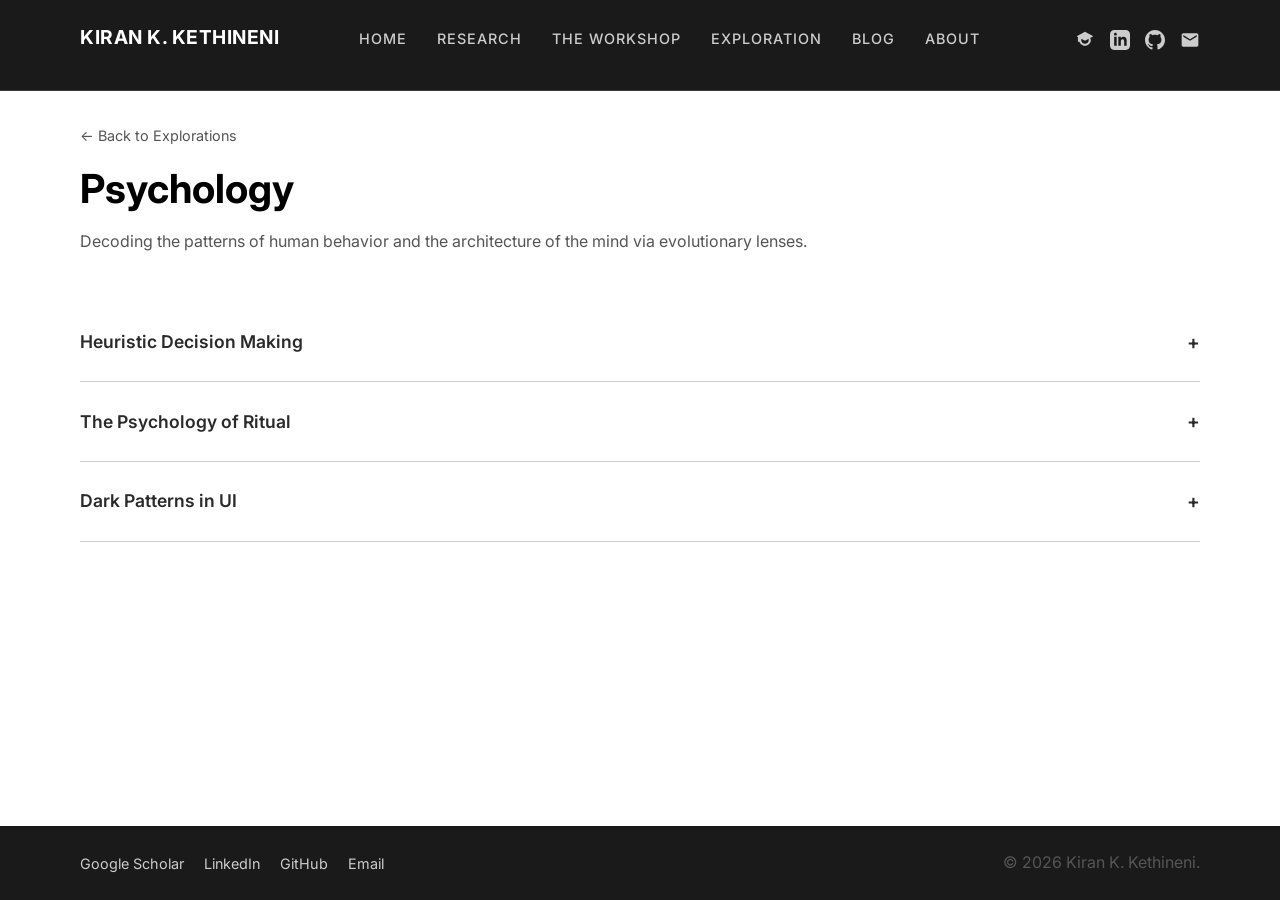
<file: explorations-psychology.html>
<!DOCTYPE html>
<html lang="en">

<head>
    <meta charset="UTF-8">
    <meta name="viewport" content="width=device-width, initial-scale=1.0">
    <title>Psychology | Explorations</title>
    <link rel="stylesheet" href="css/style.css">
    <link href="https://fonts.googleapis.com/css2?family=Inter:wght@300;400;600;700&display=swap" rel="stylesheet">
</head>

<body>
    <header></header>
    <nav class="main-nav"></nav>
    <main class="container">
        <section class="mt-4 mb-4">
            <a href="explorations.html" style="font-size: 0.9rem; color: var(--gray-500);">← Back to Explorations</a>
            <h1 class="mt-2">Psychology</h1>
            <p>Decoding the patterns of human behavior and the architecture of the mind via evolutionary lenses.</p>
        </section>

        <section class="accordion-list">
            <div class="accordion-item">
                <div class="accordion-header">
                    <span>Heuristic Decision Making</span>
                    <span class="accordion-icon">+</span>
                </div>
                <div class="accordion-content">
                    <p>Why we default to simple rules of thumb in complex environments. Gigerenzer’s concept of "Fast
                        and Frugal Trees".</p>
                </div>
            </div>

            <div class="accordion-item">
                <div class="accordion-header">
                    <span>The Psychology of Ritual</span>
                    <span class="accordion-icon">+</span>
                </div>
                <div class="accordion-content">
                    <p>Rituals reduce anxiety by imposing order on chaos. Examining the repetitive behaviors in sports,
                        coding, and daily life.</p>
                </div>
            </div>

            <div class="accordion-item">
                <div class="accordion-header">
                    <span>Dark Patterns in UI</span>
                    <span class="accordion-icon">+</span>
                </div>
                <div class="accordion-content">
                    <p>How interface design exploits cognitive biases. A critique of infinite scroll, variable rewards,
                        and default effects.</p>
                </div>
            </div>
        </section>
    </main>
    <footer></footer>
    <script src="js/main.js"></script>
</body>

</html>
</file>
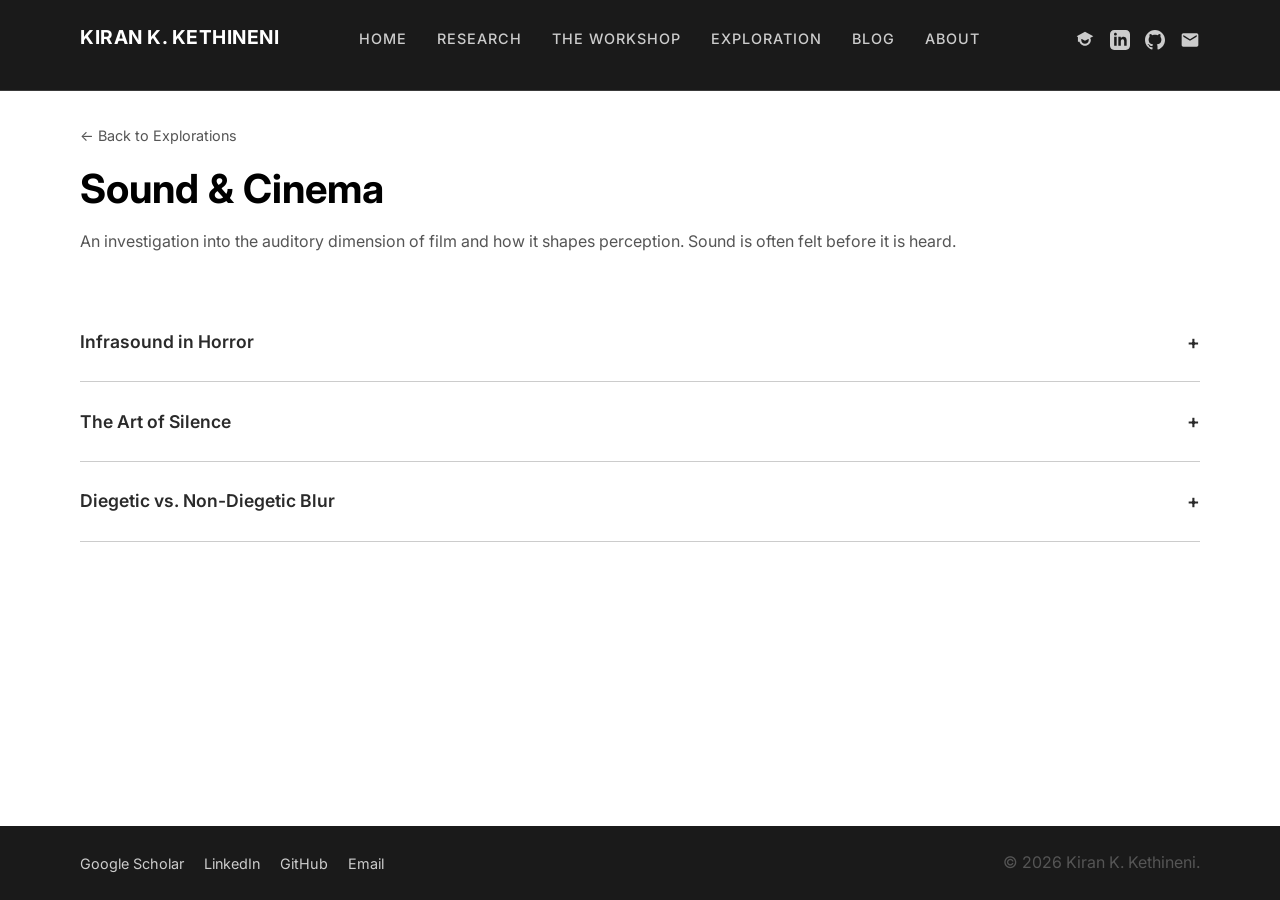
<file: explorations-sound.html>
<!DOCTYPE html>
<html lang="en">

<head>
    <meta charset="UTF-8">
    <meta name="viewport" content="width=device-width, initial-scale=1.0">
    <title>Sound & Cinema | Explorations</title>
    <link rel="stylesheet" href="css/style.css">
    <link href="https://fonts.googleapis.com/css2?family=Inter:wght@300;400;600;700&display=swap" rel="stylesheet">
</head>

<body>
    <header></header>
    <nav class="main-nav"></nav>
    <main class="container">
        <section class="mt-4 mb-4">
            <a href="explorations.html" style="font-size: 0.9rem; color: var(--gray-500);">← Back to Explorations</a>
            <h1 class="mt-2">Sound & Cinema</h1>
            <p>An investigation into the auditory dimension of film and how it shapes perception. Sound is often felt
                before it is heard.</p>
        </section>

        <section class="accordion-list">
            <div class="accordion-item">
                <div class="accordion-header">
                    <span>Infrasound in Horror</span>
                    <span class="accordion-icon">+</span>
                </div>
                <div class="accordion-content">
                    <p>Sub-bass frequencies (below 20Hz) cause physical anxiety and unease. This section explores how
                        films like <em>Irréversible</em> and <em>Paranormal Activity</em> use 19Hz tones to induce
                        dread.</p>
                </div>
            </div>

            <div class="accordion-item">
                <div class="accordion-header">
                    <span>The Art of Silence</span>
                    <span class="accordion-icon">+</span>
                </div>
                <div class="accordion-content">
                    <p>Silence is not the absence of sound, but a specific sonic choice. Analyzing the "dynamic range"
                        of silence in the works of Tarkovsky and Bergman.</p>
                </div>
            </div>

            <div class="accordion-item">
                <div class="accordion-header">
                    <span>Diegetic vs. Non-Diegetic Blur</span>
                    <span class="accordion-icon">+</span>
                </div>
                <div class="accordion-content">
                    <p>When the score becomes part of the world. Examining the sound design of <em>Blade Runner
                            2049</em> where engine roar and synth become indistinguishable.</p>
                </div>
            </div>
        </section>
    </main>
    <footer></footer>
    <script src="js/main.js"></script>
</body>

</html>
</file>
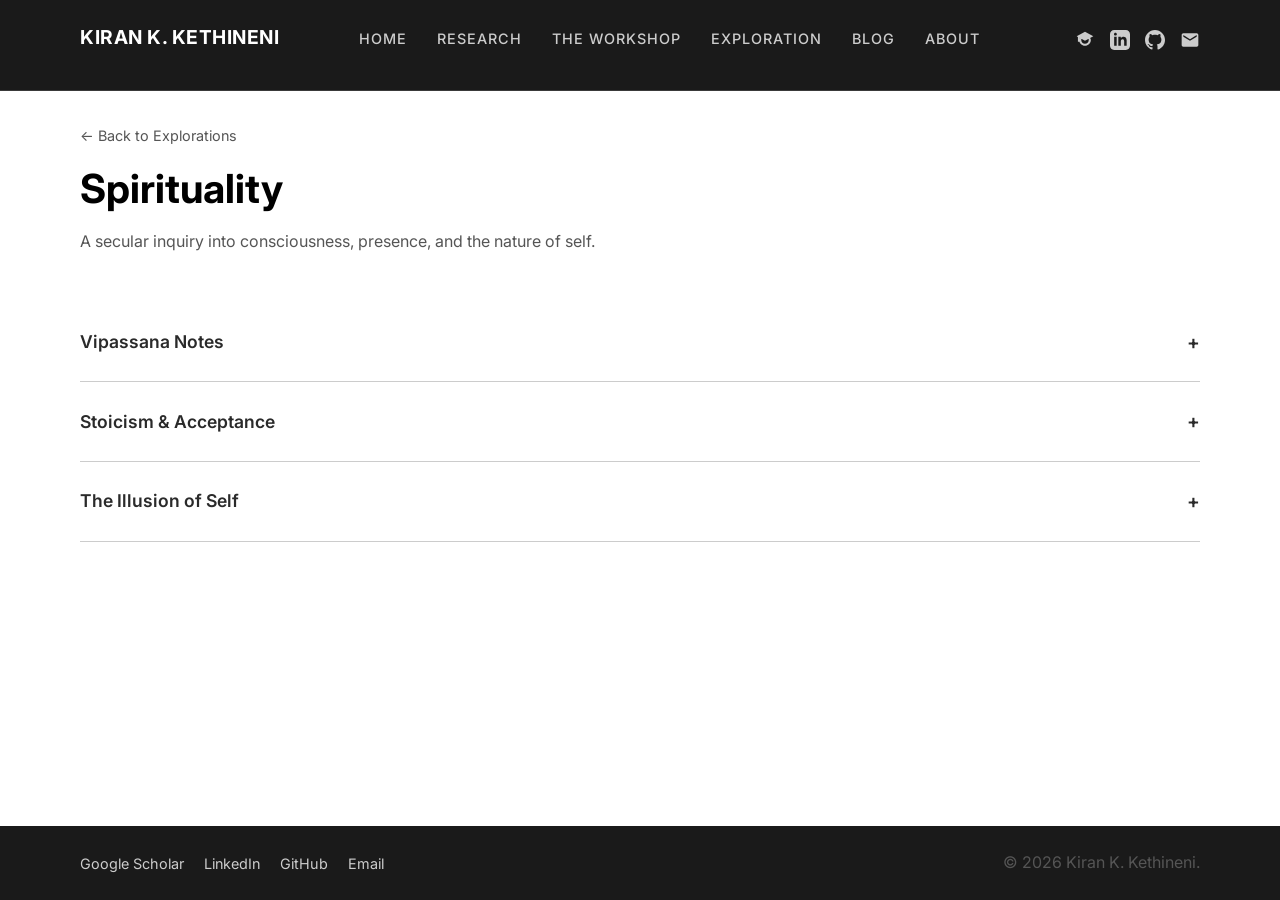
<file: explorations-spirituality.html>
<!DOCTYPE html>
<html lang="en">

<head>
    <meta charset="UTF-8">
    <meta name="viewport" content="width=device-width, initial-scale=1.0">
    <title>Spirituality | Explorations</title>
    <link rel="stylesheet" href="css/style.css">
    <link href="https://fonts.googleapis.com/css2?family=Inter:wght@300;400;600;700&display=swap" rel="stylesheet">
</head>

<body>
    <header></header>
    <nav class="main-nav"></nav>
    <main class="container">
        <section class="mt-4 mb-4">
            <a href="explorations.html" style="font-size: 0.9rem; color: var(--gray-500);">← Back to Explorations</a>
            <h1 class="mt-2">Spirituality</h1>
            <p>A secular inquiry into consciousness, presence, and the nature of self.</p>
        </section>

        <section class="accordion-list">
            <div class="accordion-item">
                <div class="accordion-header">
                    <span>Vipassana Notes</span>
                    <span class="accordion-icon">+</span>
                </div>
                <div class="accordion-content">
                    <p>Reflections from a 10-day silent retreat. The deconstruction of sensory input into vibrations
                        (kalapas).</p>
                </div>
            </div>

            <div class="accordion-item">
                <div class="accordion-header">
                    <span>Stoicism & Acceptance</span>
                    <span class="accordion-icon">+</span>
                </div>
                <div class="accordion-content">
                    <p>The dichotomy of control. Applying Marcus Aurelius's <em>Meditations</em> to modern software
                        engineering leadership.</p>
                </div>
            </div>

            <div class="accordion-item">
                <div class="accordion-header">
                    <span>The Illusion of Self</span>
                    <span class="accordion-icon">+</span>
                </div>
                <div class="accordion-content">
                    <p>Examining the "Headless Way" and the neurological basis for the ego-center. Why the self is a
                        process, not an entity.</p>
                </div>
            </div>
        </section>
    </main>
    <footer></footer>
    <script src="js/main.js"></script>
</body>

</html>
</file>
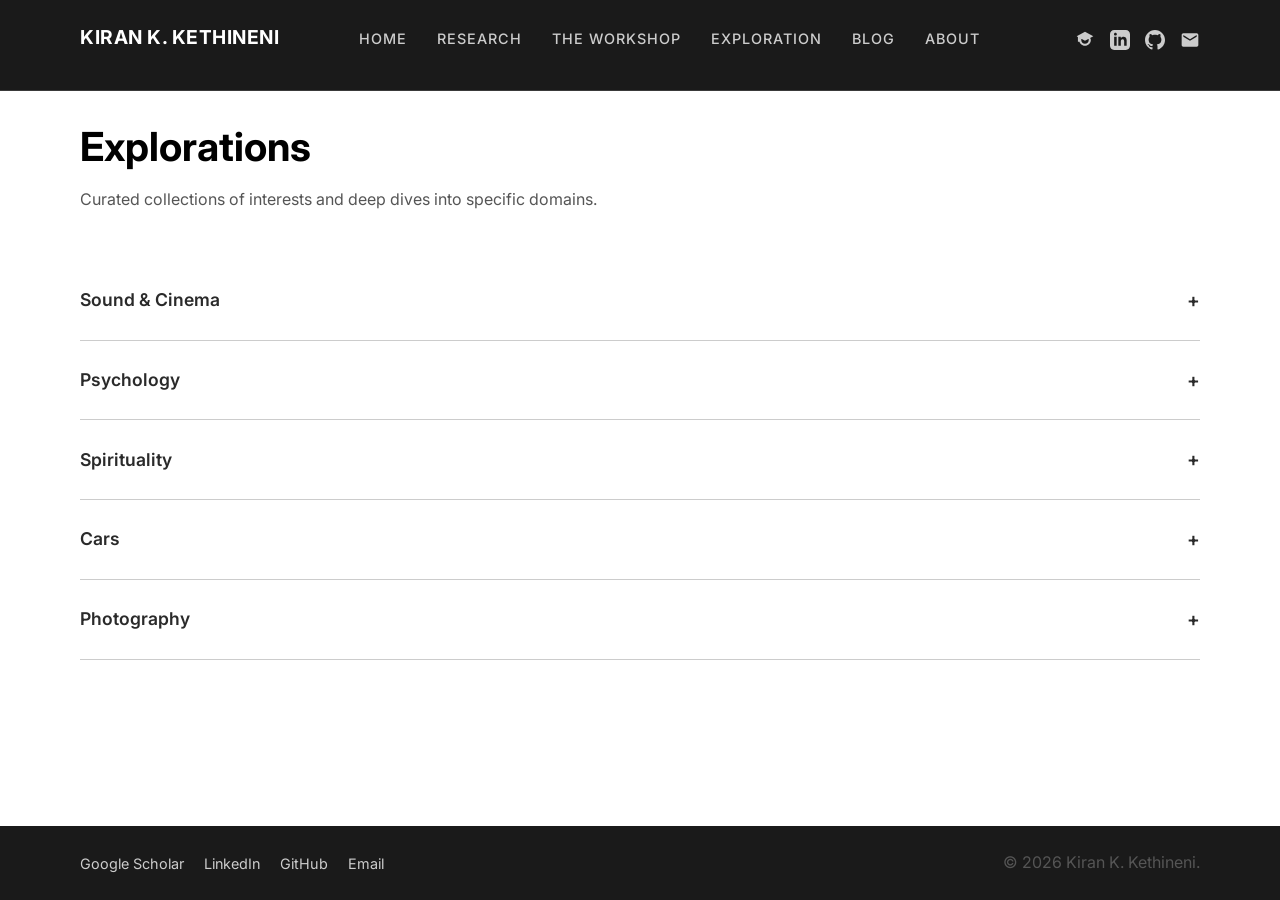
<file: explorations.html>
<!DOCTYPE html>
<html lang="en">

<head>
    <meta charset="UTF-8">
    <meta name="viewport" content="width=device-width, initial-scale=1.0">
    <title>Explorations | My Name</title>
    <link rel="preconnect" href="https://fonts.googleapis.com">
    <link rel="preconnect" href="https://fonts.gstatic.com" crossorigin>
    <link
        href="https://fonts.googleapis.com/css2?family=Inter:wght@300;400;600;700&family=Roboto:wght@300;400;500&display=swap"
        rel="stylesheet">
    <link rel="stylesheet" href="css/style.css">
</head>

<body>

    <header></header>
    <nav class="main-nav"></nav>

    <main class="container">
        <section class="mt-4 mb-4">
            <h1>Explorations</h1>
            <p>Curated collections of interests and deep dives into specific domains.</p>
        </section>

        <section class="mb-4">
            <div class="accordion-list">

                <!-- Sound & Cinema -->
                <div class="accordion-item">
                    <div class="accordion-header">
                        <span>Sound & Cinema</span>
                        <span class="accordion-icon">+</span>
                    </div>
                    <div class="accordion-content">
                        <p class="mb-2">Analyzing the auditory landscape of modern cinema. From silence to noise.</p>
                        <ul class="mb-2" style="padding-left: 20px; list-style-type: disc; color: var(--gray-500);">
                            <li>The use of infrasound in horror</li>
                            <li>Diegetic vs Non-diegetic transitions</li>
                            <li>Minimalist scoring techniques</li>
                        </ul>
                        <a href="explorations-sound.html" class="btn-text">Enter Domain</a>
                    </div>
                </div>

                <!-- Psychology -->
                <div class="accordion-item">
                    <div class="accordion-header">
                        <span>Psychology</span>
                        <span class="accordion-icon">+</span>
                    </div>
                    <div class="accordion-content">
                        <p class="mb-2">Understanding human behavior through the lens of evolutionary psychology and
                            behavioral economics.</p>
                        <ul class="mb-2" style="padding-left: 20px; list-style-type: disc; color: var(--gray-500);">
                            <li>Decision making under uncertainty</li>
                            <li>Cognitive biases in software usage</li>
                            <li>The psychology of ritual</li>
                        </ul>
                        <a href="explorations-psychology.html" class="btn-text">Enter Domain</a>
                    </div>
                </div>

                <!-- Spirituality -->
                <div class="accordion-item">
                    <div class="accordion-header">
                        <span>Spirituality</span>
                        <span class="accordion-icon">+</span>
                    </div>
                    <div class="accordion-content">
                        <p class="mb-2">Exploring secular spirituality, meditation practices, and the phenomenology of
                            consciousness.</p>
                        <ul class="mb-2" style="padding-left: 20px; list-style-type: disc; color: var(--gray-500);">
                            <li>Vipassana and attention training</li>
                            <li>Eastern philosophy in Western contexts</li>
                            <li>Silence as a practice</li>
                        </ul>
                        <a href="explorations-spirituality.html" class="btn-text">Enter Domain</a>
                    </div>
                </div>

                <!-- Cars -->
                <div class="accordion-item">
                    <div class="accordion-header">
                        <span>Cars</span>
                        <span class="accordion-icon">+</span>
                    </div>
                    <div class="accordion-content">
                        <p class="mb-2">Automotive design, history, and the driving experience as a form of meditation.
                        </p>
                        <ul class="mb-2" style="padding-left: 20px; list-style-type: disc; color: var(--gray-500);">
                            <li>Design language of 90s JDM</li>
                            <li>The mechanics of manual transmission</li>
                            <li>Restoration logs</li>
                        </ul>
                        <a href="explorations-cars.html" class="btn-text">Enter Domain</a>
                    </div>
                </div>

                <!-- Photography -->
                <div class="accordion-item">
                    <div class="accordion-header">
                        <span>Photography</span>
                        <span class="accordion-icon">+</span>
                    </div>
                    <div class="accordion-content">
                        <p class="mb-2">Visual studies of light, shadow, and architecture. Black and white only.</p>
                        <ul class="mb-2" style="padding-left: 20px; list-style-type: disc; color: var(--gray-500);">
                            <li>Urban Geometry</li>
                            <li>Portraits of Strangers</li>
                            <li>Long Exposure Landscapes</li>
                        </ul>
                        <a href="explorations-photography.html" class="btn-text">View Gallery</a>
                    </div>
                </div>

            </div>
        </section>

    </main>

    <footer></footer>
    <script src="js/main.js"></script>
</body>

</html>
</file>
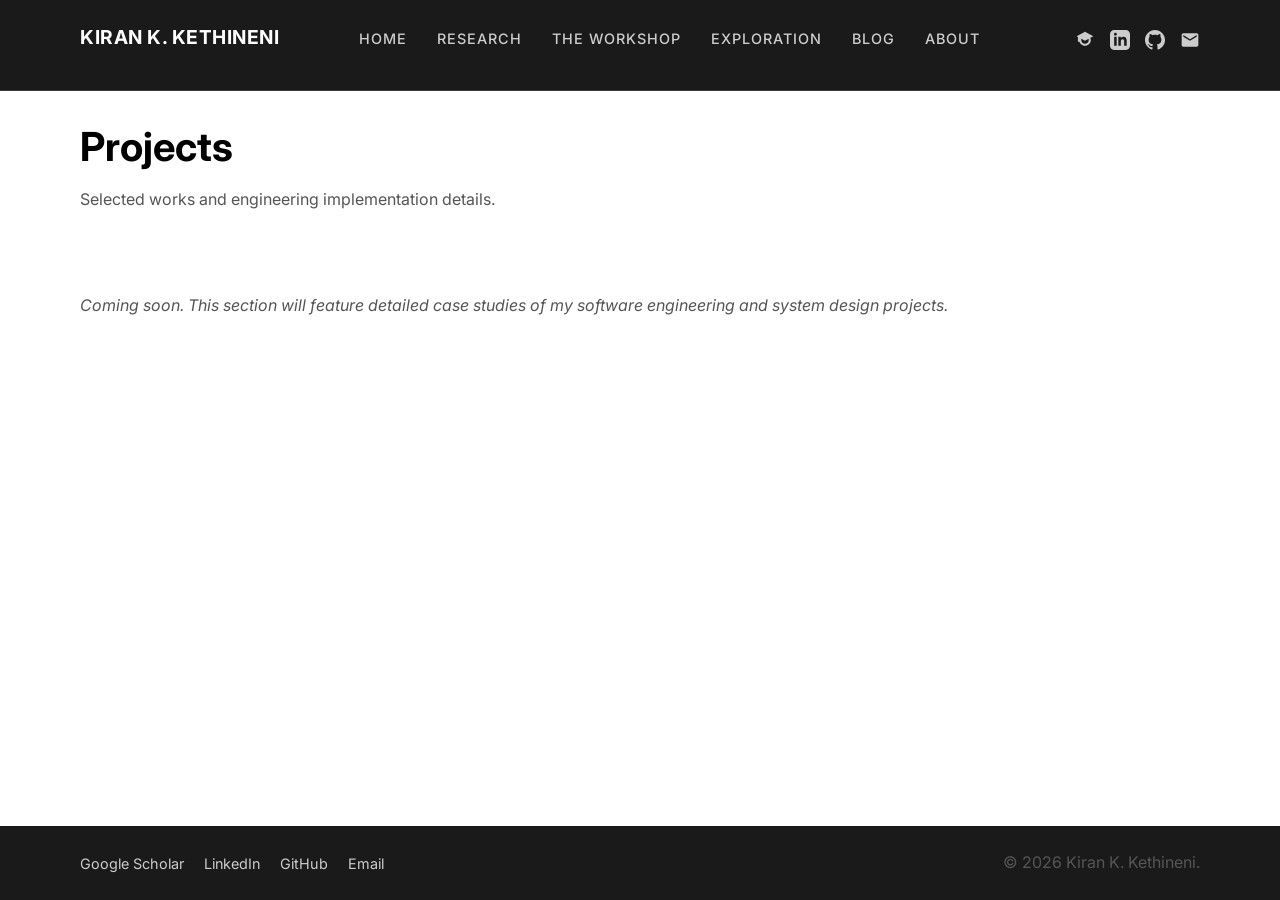
<file: projects.html>
<!DOCTYPE html>
<html lang="en">

<head>
    <meta charset="UTF-8">
    <meta name="viewport" content="width=device-width, initial-scale=1.0">
    <title>Projects | Kiran K. Kethineni</title>
    <link rel="stylesheet" href="css/style.css">
    <link
        href="https://fonts.googleapis.com/css2?family=Inter:wght@300;400;600;700&family=Roboto:wght@300;400;500&display=swap"
        rel="stylesheet">
</head>

<body>
    <!-- HEADER injected by main.js -->
    <header></header>

    <!-- NAVIGATION injected by main.js -->
    <nav class="main-nav"></nav>

    <main class="container">
        <section class="mt-4 mb-4">
            <h1>Projects</h1>
            <p>Selected works and engineering implementation details.</p>
        </section>

        <section class="mt-4">
            <p style="color: var(--gray-500); font-style: italic;">
                Coming soon. This section will feature detailed case studies of my software engineering and system
                design projects.
            </p>
        </section>

    </main>

    <!-- FOOTER injected by main.js -->
    <footer></footer>

    <script src="js/main.js"></script>
</body>

</html>
</file>
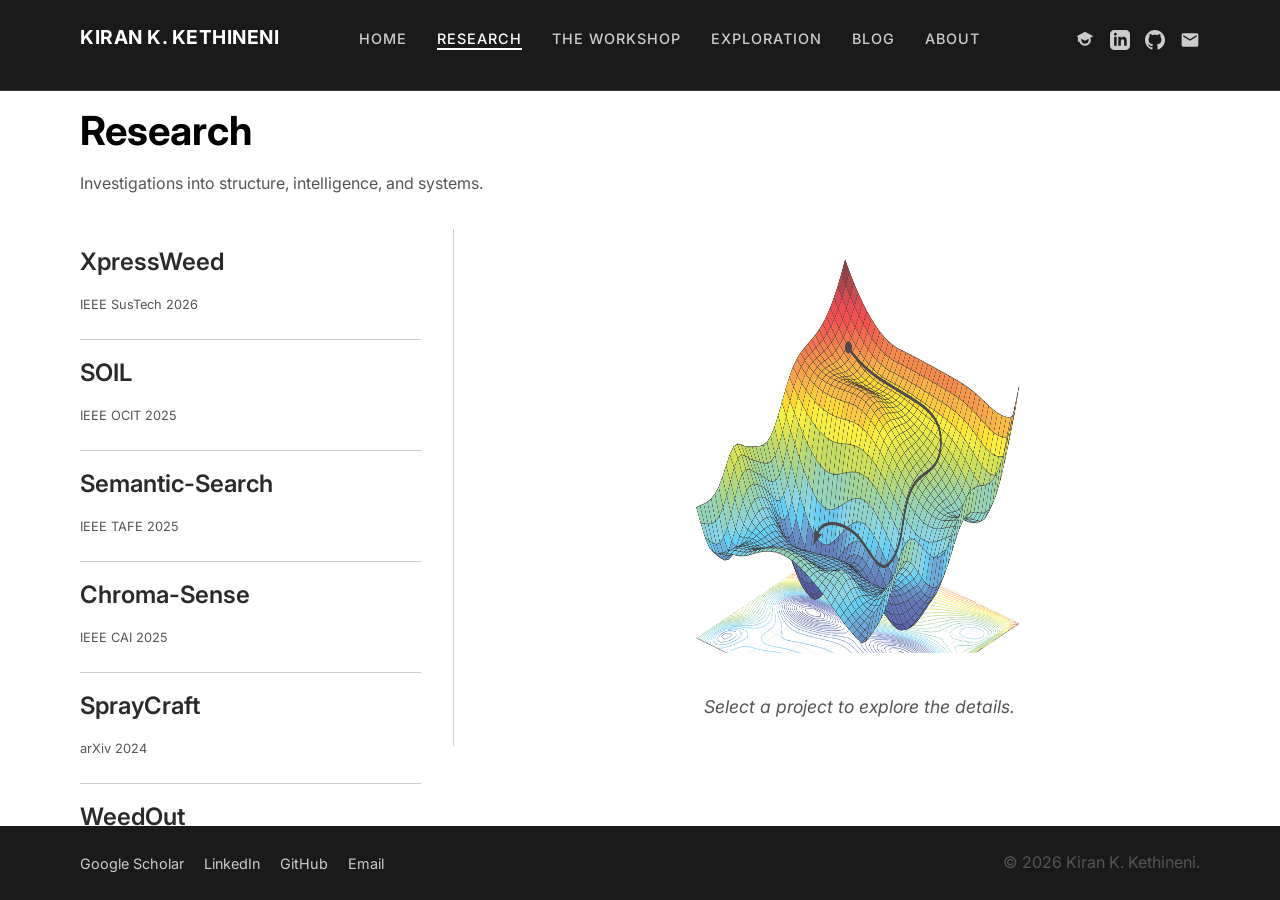
<file: research.html>
<!DOCTYPE html>
<html lang="en">

<head>
    <meta charset="UTF-8">
    <meta name="viewport" content="width=device-width, initial-scale=1.0">
    <title>Research | Kiran K. Kethineni</title>
    <link rel="preconnect" href="https://fonts.googleapis.com">
    <link rel="preconnect" href="https://fonts.gstatic.com" crossorigin>
    <link
        href="https://fonts.googleapis.com/css2?family=Inter:wght@300;400;600;700&family=Roboto:wght@300;400;500&display=swap"
        rel="stylesheet">
    <link rel="stylesheet" href="css/style.css">
    <style>
        /* Page Specific Layout */
        .research-layout {
            display: flex;
            gap: 4rem;
            min-height: 60vh;
            padding-bottom: 3rem;
        }

        .research-list {
            flex: 1;
            border-right: 1px solid var(--border-light);
            padding-right: 2rem;
        }

        .research-display {
            flex: 2;
            padding-top: 1.5rem;
        }

        .research-item {
            padding: 1rem 0;
            border-bottom: 1px solid var(--border-light);
            cursor: pointer;
            transition: background-color 0.2s;
        }

        .research-item:hover {
            color: var(--black);
        }

        .research-item.active {
            font-weight: 700;
            color: var(--black);
            border-right: 3px solid var(--black);
            margin-right: -2rem;
            /* Pull border onto the line */
            padding-right: calc(2rem - 3px);
        }

        .load-btn {
            font-size: 0.8rem;
            text-transform: uppercase;
            letter-spacing: 1px;
            color: var(--gray-500);
            margin-top: 0.5rem;
            display: inline-block;
            pointer-events: none;
            /* purely visual, the whole item is clickable */
        }

        /* Responsive */
        @media (max-width: 768px) {
            .research-layout {
                flex-direction: column;
                gap: 2rem;
            }

            .research-list {
                border-right: none;
                border-bottom: 1px solid var(--border-light);
                padding-right: 0;
                padding-bottom: 2rem;
            }
        }
    </style>
</head>

<body>

    <header></header>
    <nav class="main-nav"></nav>

    <main class="container">
        <section class="mt-2 mb-2">
            <h1>Research</h1>
            <p>Investigations into structure, intelligence, and systems.</p>
        </section>

        <section class="research-layout mb-4">
            <!-- LEFT COLUMN: LIST -->
            <div class="research-list">
                <div class="research-item" onclick="loadProject('xpress-weed', this)">
                    <h3>XpressWeed</h3>
                    <p style="font-size: 0.8rem; color: var(--gray-500); margin: 0.2rem 0 0.5rem;">IEEE SusTech 2026</p>
                </div>
                <div class="research-item" onclick="loadProject('soil', this)">
                    <h3>SOIL</h3>
                    <p style="font-size: 0.8rem; color: var(--gray-500); margin: 0.2rem 0 0.5rem;">IEEE OCIT 2025</p>
                </div>
                <div class="research-item" onclick="loadProject('semantic-search', this)">
                    <h3>Semantic-Search</h3>
                    <p style="font-size: 0.8rem; color: var(--gray-500); margin: 0.2rem 0 0.5rem;">IEEE TAFE 2025</p>
                </div>
                <div class="research-item" onclick="loadProject('chroma-sense', this)">
                    <h3>Chroma-Sense</h3>
                    <p style="font-size: 0.8rem; color: var(--gray-500); margin: 0.2rem 0 0.5rem;">IEEE CAI 2025</p>
                </div>
                <div class="research-item" onclick="loadProject('spraycraft', this)">
                    <h3>SprayCraft</h3>
                    <p style="font-size: 0.8rem; color: var(--gray-500); margin: 0.2rem 0 0.5rem;">arXiv 2024</p>
                </div>
                <div class="research-item" onclick="loadProject('weedout', this)">
                    <h3>WeedOut</h3>
                    <p style="font-size: 0.8rem; color: var(--gray-500); margin: 0.2rem 0 0.5rem;">IFIP IoT 2023</p>
                </div>
            </div>

            <!-- RIGHT COLUMN: DISPLAY -->
            <div id="project-display" class="research-display" style="text-align: center; color: var(--gray-400);">
                <img src="images/research_placeholder.jpg" alt="Research Theme"
                    style="width: 400px; height: 400px; margin-bottom: 2rem; opacity: 0.8;">
                <p style="font-style: italic; font-size: 1.1rem;">Select a project to explore the details.</p>
            </div>
        </section>
    </main>

    <footer></footer>

    <script src="js/main.js"></script>
    <script src="js/research-data.js"></script>
    <script>
        function loadProject(projectId, element) {
            const display = document.getElementById('project-display');
            const project = RESEARCH_DATA[projectId];

            // Highlight active item
            document.querySelectorAll('.research-item').forEach(el => el.classList.remove('active'));
            element.classList.add('active');

            if (project) {
                // Fade out effect
                display.style.opacity = 0;

                setTimeout(() => {
                    const renderImage = (src, alt, caption) => {
                        if (!src) return '';
                        const captionHtml = caption ? `<p style="font-size: 0.8rem; color: var(--gray-500); text-align: center; margin-top: 0.5rem; font-style: italic;">${caption}</p>` : '';
                        return `
                            <div style="margin-top:1rem;">
                                <img src="${src}" alt="${alt}" style="width:100%; height:auto; max-height:400px; object-fit:contain; background:#f8f9fa; border-radius:8px; border:1px solid var(--border-light); padding: 1rem;">
                                ${captionHtml}
                            </div>
                        `;
                    };

                    display.innerHTML = `
                        <h2 class="mb-2">${project.title}</h2>
                        
                        <div class="mb-4">
                            <h4 style="text-transform:uppercase; font-size:1.1rem; color:var(--gray-500); margin-bottom:0.25rem; text-align: left;">Overview</h4>
                            <p style="text-align: justify;">${project.overview}</p>
                            ${renderImage(project.overviewImage, 'Overview', project.overviewCaption)}
                        </div>

                        <div class="mb-4">
                            <h4 style="text-transform:uppercase; font-size:1.1rem; color:var(--gray-500); margin-bottom:0.25rem; text-align: left;">Problem Statement</h4>
                            <p style="text-align: justify;">${project.problem}</p>
                            ${renderImage(project.problemImage, 'Problem Statement', project.problemCaption)}
                        </div>

                        <div class="mb-4">
                            <h4 style="text-transform:uppercase; font-size:1.1rem; color:var(--gray-500); margin-bottom:0.25rem; text-align: left;">Methodology</h4>
                            <p style="text-align: justify;">${project.methodology}</p>
                            ${renderImage(project.methodologyImage, 'Methodology', project.methodologyCaption)}
                        </div>

                        <div class="mb-4">
                            <h4 style="text-transform:uppercase; font-size:1.1rem; color:var(--gray-500); margin-bottom:0.25rem; text-align: left;">Key Innovation</h4>
                            <p style="text-align: justify;">${project.novelty}</p>
                            ${renderImage(project.innovationImage, 'Key Innovation', project.innovationCaption)}
                        </div>

                        <div class="mb-4">
                            <h4 style="text-transform:uppercase; font-size:1.1rem; color:var(--gray-500); margin-bottom:0.25rem; text-align: left;">Results</h4>
                            <p style="text-align: justify;">${project.results}</p>
                            ${renderImage(project.resultsImage, 'Results', project.resultsCaption)}
                        </div>


                        <div class="mt-4 flex" style="gap:20px; margin-bottom: 2rem;">
                            <a href="${project.paperLink}" class="btn-text" target="_blank">Read Paper</a>
                            <a href="${project.githubLink}" class="btn-text" target="_blank">View Code</a>
                        </div>
                        <div style="height: 5px; width: 100%;"></div>
                    `;

                    // Fade in
                    display.style.transition = 'opacity 0.3s ease';
                    display.style.opacity = 1;
                }, 100);
            }
        }



        // Auto-load first item just for better UX? Or leave empty as requested? 
        // User request: "When “Load Details” is clicked..." -> implies explicit action.
        // I'll leave it empty initially as per "Select a project..." placeholder I added.
    </script>
</body>

</html>
</file>
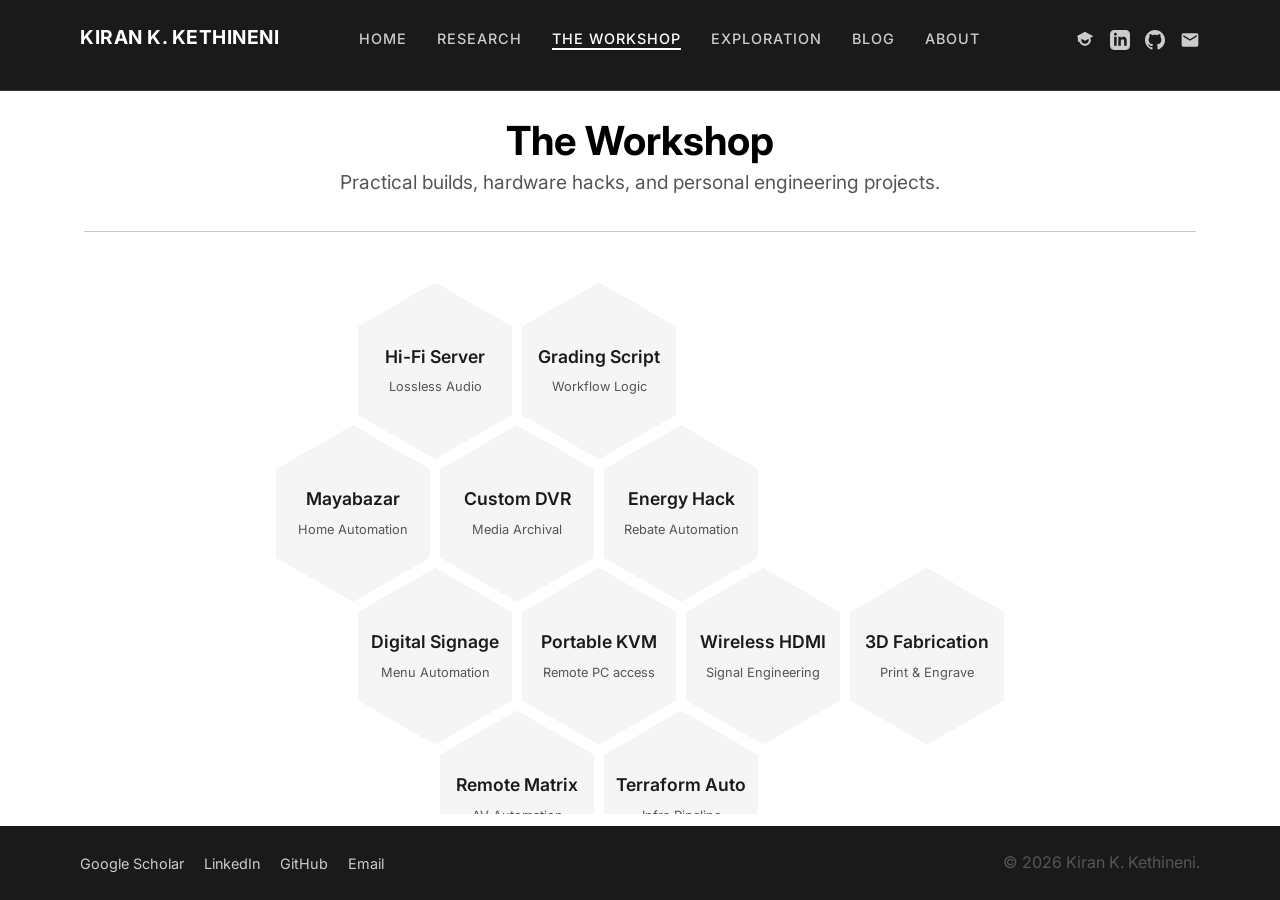
<file: workshop.html>
<!DOCTYPE html>
<html lang="en">

<head>
    <meta charset="UTF-8">
    <meta name="viewport" content="width=device-width, initial-scale=1.0">
    <title>The Workshop | Kiran K. Kethineni</title>
    <link rel="stylesheet" href="css/style.css">
    <link
        href="https://fonts.googleapis.com/css2?family=Inter:wght@300;400;600;700&family=Roboto:wght@300;400;500&display=swap"
        rel="stylesheet">
</head>

<body>
    <!-- HEADER injected by main.js -->
    <header></header>

    <!-- NAVIGATION injected by main.js -->
    <nav class="main-nav"></nav>

    <main class="container">
        <div class="workshop-wrapper">
            <section class="mt-2 mb-2" style="text-align: center;">
                <h1>The Workshop</h1>
                <p class="subtitle">Practical builds, hardware hacks, and personal engineering projects.</p>
            </section>

            <!-- SCROLLABLE HEX CONTAINER -->
            <div class="hex-scroll-container">
                <div class="hex-cluster">
                    <!-- Project 1: KVM -->
                    <div class="hex-tile" onclick="openModal('kvm')">
                        <h3>Portable KVM</h3>
                        <p>Remote PC access</p>
                    </div>

                    <!-- Project 2: DVR -->
                    <div class="hex-tile" onclick="openModal('dvr')">
                        <h3>Custom DVR</h3>
                        <p>Media Archival</p>
                    </div>

                    <!-- Project 3: Wireless HDMI -->
                    <div class="hex-tile" onclick="openModal('wireless')">
                        <h3>Wireless HDMI</h3>
                        <p>Signal Engineering</p>
                    </div>
                    <!-- Project 4: Remote Media Matrix -->
                    <div class="hex-tile" onclick="openModal('remote_matrix')">
                        <h3>Remote Matrix</h3>
                        <p>AV Automation</p>
                    </div>
                    <!-- Project 5: Menu Automation -->
                    <div class="hex-tile" onclick="openModal('digital_signage')">
                        <h3>Digital Signage</h3>
                        <p>Menu Automation</p>
                    </div>

                    <!-- Project 6: Power Bill Hack -->
                    <div class="hex-tile" onclick="openModal('power_hack')">
                        <h3>Energy Hack</h3>
                        <p>Rebate Automation</p>
                    </div>

                    <!-- Project 7: Grading Automation -->
                    <div class="hex-tile" onclick="openModal('grading_auto')">
                        <h3>Grading Script</h3>
                        <p>Workflow Logic</p>
                    </div>

                    <!-- Project 8: Terraform Automation -->
                    <div class="hex-tile" onclick="openModal('terraform_auto')">
                        <h3>Terraform Auto</h3>
                        <p>Infra Pipeline</p>
                    </div>

                    <!-- Project 9: 3D Fabrication -->
                    <div class="hex-tile" onclick="openModal('fabrication')">
                        <h3>3D Fabrication</h3>
                        <p>Print & Engrave</p>
                    </div>

                    <!-- Project 10: Music Server -->
                    <div class="hex-tile" onclick="openModal('music_server')">
                        <h3>Hi-Fi Server</h3>
                        <p>Lossless Audio</p>
                    </div>

                    <!-- Project 11: Mayabazar -->
                    <div class="hex-tile" onclick="openModal('mayabazar')">
                        <h3>Mayabazar</h3>
                        <p>Home Automation</p>
                    </div>
                </div>
            </div>
        </div>

        <!-- MODAL POPUP -->
        <div id="project-modal" class="modal-overlay">
            <div class="modal-content">
                <button class="modal-close-btn" onclick="closeModal()">&times;</button>
                <div id="modal-body-content">
                    <!-- Dynamic Content -->
                </div>
            </div>
        </div>

    </main>

    <!-- FOOTER injected by main.js -->
    <footer></footer>

    <script src="js/main.js?v=2"></script>
    <script>
        // Workshop Data
        const WORKSHOP_DATA = {
            "kvm": {
                title: "Portable KVM Access",
                content: `
                    <p><strong>The "Two Laptop" Problem</strong><br>
                    While working in a hybrid setup, I found myself carrying both my office laptop (heavily restricted) and my personal laptop everywhere. I wanted to access my work machine from my personal device, but corporate policies blocked RDP and prevented installing remote access software. I realized I needed a hardware-level solution that the work laptop would see as just a monitor, mouse, and keyboard.</p>

                    <p><strong>The Hardware Attempt: Dominion KX4 101</strong><br>
                    I purchased a "Dominion KX4 101" IP KVM from Legrand. It connects to the PC via HDMI and USB, capturing the video stream and sending mouse/keyboard inputs over the network. It requires no software on the target machine. However, there was a catch: it was designed for local network use only. If I was away from home, I couldn't access it.</p>

                    <p><strong>The Networking Rabbit Hole</strong><br>
                    To access the local only KVM from the outside world, I needed to tunnel into my home network.
                    <ul>
                        <li><strong>Step 1: VPN Router.</strong> I bought a new router capable of hosting a VPN server to provide a secure entry point into my home network.</li>
                        <li><strong>Step 2: The Dynamic IP Issue.</strong> My ISP cycled my public IP address, causing the VPN connection to fail randomly when I was away.</li>
                        <li><strong>Step 3: The "Robust" Pipeline.</strong> I bought a custom domain and configured Dynamic DNS (DDNS) on Google Domains. I set my router to automatically update the domain with its current IP.</li>
                    </ul>
                    </p>

                    <p><strong>Outcome</strong><br>
                    I successfully built a "Robust Pipeline." I can now connect to my VPN from anywhere, reach my home network, and access the KVM. To my work laptop, I'm just sitting at my desk at home, typing on a physical keyboard. No software installed, no policy violations, just pure hardware signal forwarding.</p>

                    
                `
            },
            "dvr": {
                title: "Custom DVR for Streaming",
                content: `
                    <p><strong>Subscription Fatigue</strong><br>
                    It started with a simple frustration: I hated paying perpetual subscriptions just to watch movies I loved. Even if I paid for a month, I’d lose access the moment I stopped. When the Telugu movie <em>KA</em> came out, I wanted to own a permanent copy, not just rent stream access.</p>

                    <p><strong>Attempt 1: The HDCP Wall</strong><br>
                    I bought an Nvidia Shield Pro, knowing it had screen recording capabilities. I thought I was set. But when I hit record on a streaming app, I got nothing but a black screen. The culprit? HDCP (High bandwidth Digital Content Protection). It blocks signal capture at the source.</p>

                    <p><strong>Attempt 2: The Workflow Conflict</strong><br>
                    I briefly considered using my IP KVM setup to route the video to my PC. It worked technically, but the viewing window had to be open and active on my desktop to record. It hogged my screen real estate, stopping me from getting any actual work done.</p>

                    <p><strong>The Solution: The Hardware Chain</strong><br>
                    I realized I needed a dedicated capture device that could run in the background.
                    <ul>
                        <li><strong>Capture Card:</strong> I picked up an Elgato Stream Box. Connected to the Shield, it piped the video feed into OBS Studio on my PC.</li>
                        <li><strong>The Secret Sauce:</strong> The Elgato alone still faced the HDCP black screen. The fix was an HDCP stripping HDMI splitter.</li>
                    </ul>
                    </p>

                    <p><strong>The Final Setup</strong><br>
                    <em>Nvidia Shield Pro  ➔  HDCP Stripper  ➔  Elgato Capture Card  ➔  PC (OBS Studio)</em><br><br>
                    Now, OBS captures the reliable, unblocked stream. I can minimize the preview window and let it record entire movies in the background while I continue working on my main screen. No black screens, no monthly fees, just a personal archival library.</p>

                   
                `
            },
            "wireless": {
                title: "Wireless HDMI & The 4K Handshake",
                content: `
                    <p><strong>The Logic (vs. The Wallet)</strong><br>
                    I have a 4K Apple TV downstairs and wanted to watch it upstairs. The logical solution? Buy another Apple TV ($129). The engineer solution? "Why duplicate hardware? Let's just beam the signal!" I bought an Aluratek Wireless HDMI kit and an Orei 4K switch to start the experiment.</p>

                    <p><strong>The Hardware Zoo</strong><br>
                    The Orei switch gave me two bad choices:
                    <ul>
                        <li><strong>Standard Mode:</strong> Downscaled everything to 1080p. Good for upstairs, but my beautiful 4K downstairs TV was crippled.</li>
                        <li><strong>TV Mode:</strong> Maintained 4K downstairs, but the upstairs signal degraded into a washed out mess of colors.</li>
                    </ul>
                    I swapped it for a <strong>Rocketfish 4K switch</strong>. The picture quality improved, but it introduced a ghost in the machine.</p>

                    <p><strong>The Handshake Glitch</strong><br>
                    If the wireless kit powered on <em>before</em> the TV, the EDID handshake failed. My 4K TV would get confused and display a bizarre 1080p crop (just the top left corner) of the 4K stream.</p>

                    <p><strong>The Smart Plug Fix</strong><br>
                    The solution wasn't better video cables—it was automation. I added smart plugs to the entire chain.
                    <br><em>The Script:</em> Power on the TV first (establish 4K handshake) &rarr; Wait 5 seconds &rarr; Power on the Wireless Kit (sip the signal).<br>
                    Now, I get perfect 4K downstairs and a solid stream upstairs, every time.</p>

                    <p><strong>The Verdict</strong><br>
                    <strong>Cost:</strong> Way more than just buying a second Apple TV.<br>
                    <strong>Feeling:</strong> Tremendously satisfied. I beat the handshake.</p>

                   
                `
            },
            "remote_matrix": {
                title: "Remote Control for Dumb Hardware",
                content: `
                    <p><strong>The Scenario</strong><br>
                    A relative had a complex AV setup for his business: multiple TVs, an Orei HDMI Matrix, and a stack of streaming devices (Apple TV, Fire Cube). The problem? They wanted to control what was playing remotely. The Orei matrix had a local web portal for switching inputs, but it offered no way to *see* what was playing or control the playback itself remotely.</p>

                    <p><strong>The Ingredients</strong><br>
                    <ul>
                        <li>Orei HDMI Matrix (with CEC support)</li>
                        <li>A 10 year old spare Windows PC</li>
                        <li>EVGA XR1 Lite Capture Card</li>
                        <li>Static IP / DDNS configuration</li>
                    </ul>
                    </p>

                    <p><strong>The "Loopback" Solution</strong><br>
                    I realized that while we couldn't upgrade the matrix, we could monitor it. I installed the old PC with multimedia tools and successfully exposed it to the web.
                    <br><br>
                    <strong>The Trick:</strong> I connected a vacant output port on the HDMI matrix directly into the customized PC via the capture card. This allowed the PC to "see" whatever the matrix was outputting.</p>

                    <p><strong>Total Control via CEC</strong><br>
                    Now, by remoting into the PC, we could:
                    1. <strong>See:</strong> View the live feed of any source via the capture card window.
                    2. <strong>Route:</strong> Use the matrix's local web portal (on the PC's browser) to send video to any room.
                    3. <strong>Control:</strong> Leverage the matrix's HDMI CEC capabilities to send play/pause/nav commands to the Apple TV or Fire Cube directly from the PC.</p>

                    <p><strong>Outcome</strong><br>
                    We turned a "dumb" local only matrix into a globally accessible control center using spare parts. No expensive Control4 or Creston system needed just a capture card and some networking know how.</p>

                    
                `
            },
            "digital_signage": {
                title: "The $30 Enterprise Menu System",
                content: `
                    <p><strong>The Problem</strong><br>
                    A friend owns a restaurant with 10 TVs displaying menus. The workflow was a nightmare: pulling out flash drives, manually copying updated image files, and climbing ladders to plug them back in. Every price change was a logistical event. The alternative? Commercial digital signage systems (like NEC screens with dedicated servers) cost thousands of dollars.</p>

                    <p><strong>The Experiment</strong><br>
                    I needed a device that could display a static image as a wallpaper *without* UI clutter (no clock overlays, no "No Signal" text, no brand logos).
                    <ul>
                        <li><strong>Streaming Stick Audit:</strong> I tested various dongles. Most forced their own UI overlays.</li>
                        <li><strong>The Winner:</strong> Google Chromecast (Ambient Mode).</li>
                    </ul>
                    </p>

                    <p><strong>The "Google Photos" CMS</strong><br>
                    I realized Chromecast's "Ambient Mode" could pull from a Google Photos album.
                    1. <strong>Setup:</strong> Detailed the Album to contain only the Menu image.
                    2. <strong>Clean UI:</strong> Disabled all metadata overlays (time, weather, photo data) in the Google Home app.
                    3. <strong>Workflow:</strong> Now, my friend just updates the image in the Google Photos album from his phone. The 10 TVs sync automatically.</p>

                    <p><strong>The Verdict</strong><br>
                    <strong>Cost:</strong> 9 Chromecasts x $30 = ~$270.<br>
                    <strong>Robustness:</strong> Zero maintenance. Turn on the TV, wait a minute, and the menu appears. We built an enterprise grade remote management system for the price of a nice dinner.</p>

                    
                `
            },
            "power_hack": {
                title: "The $100 Thermostat Script",
                content: `
                    <p><strong>The Loophole</strong><br>
                    My energy provider has a peculiar rebate structure: if my monthly usage exceeds 1000kW, I get a $100 credit. I noticed my natural usage was consistently hovering around 900kW. Paradoxically, by saving energy, I was losing money. The math was simple: burning 100kW of extra power cost ~$15, but unlocked $100. Net profit: $85.</p>

                    <p><strong>The Automation</strong><br>
                    I didn't want to manually track usage or leave lights on using guesswork. I built a feedback loop script interacting with my Nest Thermostat via Matter.
                    <ul>
                        <li><strong>Input:</strong> Scripts scrapes/fetches projected monthly usage from my energy provider account.</li>
                        <li><strong>Logic:</strong> If <em>(Current Day > 20)</em> AND <em>(Projected Usage < 1000kW)</em>: Calculate deficit.</li>
                        <li><strong>Action:</strong> Force the AC to run for calculated extra cycles to bridge the gap.</li>
                    </ul>
                    </p>

                    <p><strong>The Stack</strong><br>
                    Custom Python script running on a local server, interfacing with the Nest API (Matter) for reliable temperature control.</p>

                    <p><strong>The Outcome</strong><br>
                    A perfectly optimized bill. The system "wastes" just enough power to trigger the discount, ensuring I never miss the rebate window by a few kilowatts. It's ridiculous, efficient, and profitable.</p>

                    
                `
            },
            "grading_auto": {
                title: "The Automated Teaching Assistant",
                content: `
                    <p><strong>The Context</strong><br>
                    As a Teaching Assistant for C++ coding labs, I was responsible for grading assignments and exams semester after semester. The tasks were repetitive, the criteria was standardized, but the manual effort was immense. Providing consistent, detailed feedback for dozens of students on the same implementation details was a logistical drain.</p>

                    <p><strong>The Idea</strong><br>
                    If the grading criteria are binary (logic correct/incorrect, implementation valid/invalid), why write the same comments manually? I decided to build a GUI for grading.</p>

                    <p><strong>The Evaluation Engine (Excel + VBA)</strong><br>
                    I built a custom interactive interface using Excel and VBA scripts.
                    <ul>
                        <li><strong>Interface:</strong> A dashboard with check boxes for every specific grading criteria (e.g., "Memory Leak present", "Correct O(n) logic", "Variable Naming").</li>
                        <li><strong>Logic:</strong> Checking a box triggered the script to pull pre written, detailed feedback comments and adjust the score automatically.</li>
                        <li><strong>Output:</strong> With one click, the script generated a personalized PDF containing the score breakdown and constructive feedback, ready for upload to the student portal.</li>
                    </ul>
                    </p>

                    <p><strong>The Outcome</strong><br>
                    What used to take hours of repetitive typing turned into minutes of reviewing. The system ensured fair, consistent grading and allowed me to focus on helping students understand concepts rather than correcting syntax errors manually.</p>

                   
                `
            },
            "terraform_auto": {
                title: "Automating the Automation",
                content: `
                    <p><strong>The Bottleneck</strong><br>
                    In a previous DevOps role, the infrastructure provisioning workflow had a manual gap. I would receive infrastructure specifications (sizes, regions, resource counts) in an Excel spreadsheet. My job was to manually translate these specs into JSON configuration files for our Terraform scripts. It was tedious, error prone, and slow.</p>

                    <p><strong>The "Meta" Automation</strong><br>
                    I realized that I was acting as a human parser for structured data. If the input is structured (Excel) and the output is structured (JSON), code should handle the translation. I wrote a Java application to bridge this gap.</p>

                    <p><strong>The Workflow</strong><br>
                    1. <strong>Input:</strong> The standard Spec Excel sheet from the architecture team.
                    2. <strong>Process:</strong> The Java tool parses the spreadsheet rows, maps fields to infrastructure parameters, and validates the data.
                    3. <strong>Output:</strong> Automatically generates the <code>.tfvars</code> or JSON configuration files required by the pipeline.</p>

                    <p><strong>The Impact</strong><br>
                    This tool essentially "automated the automation." It effectively jumpstarted the provisioning pipeline. Instead of spending hours copy pasting values and debugging typos, I could feed the Excel sheet into the tool and have the infrastructure spinning up minutes later.</p>

                   
                `
            },
            "fabrication": {
                title: "The 3 in 1 Micro Factory",
                content: `
                    <p><strong>The Early Adopter</strong><br>
                    I picked up my machine back in 2019, during the earlier, wilder days of consumer 3D printing. It's not just a printer—it's a 3 in 1 hybrid workstation capable of FDM 3D printing, laser engraving, and light CNC machining.</p>

                    <p><strong>Use Cases</strong><br>
                    It serves as my personal fabrication lab for both functional and fun projects.
                    <ul>
                        <li><strong>Printing:</strong> Prototyping toys, replacement parts, and brackets.</li>
                        <li><strong>Laser Engraving:</strong> I use it to customize phone cases with intricate designs or burn functional WiFi QR codes onto wood and leather for guests.</li>
                        <li><strong>CNC:</strong> Light carving for custom badge work.</li>
                    </ul>
                    </p>

                    <p><strong>The Experience</strong><br>
                    Ownership involves as much tinkering with the machine as it does making things with it. It’s a constant lesson in calibration, material science, and G code. But having the ability to turn a digital file into a physical object on my desk never gets old.</p>

                `
            },
            "music_server": {
                title: "The Zero Compression Audio Stream",
                content: `
                    <p><strong>The Pursuit of Fidelity</strong><br>
                    I’ve built a massive library of uncompressed WAV files, focusing on the rich transients of Indian classical music and Telugu film scores. But I hit a bottleneck: Bluetooth. Streaming from my phone to my Denon AVR forced the audio through SBC/AAC compression, flattening the dynamics and muddying the details I loved.</p>

                    <p><strong>The solution: DLNA & HEOS</strong><br>
                    My Denon receiver supports HEOS, which can pull audio directly from the network. I realized I didn't need a dedicated streamer; I already had the infrastructure.
                    <ul>
                        <li><strong>Host:</strong> Enabled the DLNA server built into my home router.</li>
                        <li><strong>Storage:</strong> Connected my WAV library directly to the router via USB.</li>
                        <li><strong>Playback:</strong> The AVR pulls the raw file over the network, bypassing Bluetooth entirely.</li>
                    </ul>
                    </p>

                    <p><strong>The Result</strong><br>
                    Bit perfect playback. The "ting" of the strings and the deep resonance of the vocals are now crystal clear. I’m finally hearing the music exactly as it was recorded, streamed wirelessly but without loss.</p>

                   
                `
            },
            "mayabazar": {
                title: "Mayabazar: The Place of Magic",
                content: `
                    <p><strong>The Vision</strong><br>
                    When I rented my first apartment, I wanted it to be an experience, not just a shelter. I named it <em>Mayabazar</em> (The Place of Magic), inspired by the classic Telugu film. My goal was to turn a standard living space into a responsive, immersive environment using automation.</p>

                    <p><strong>The Theater</strong><br>
                    I replaced the TV with a 130 inch projector screen and a 5.1.2 Dolby Atmos system. But the real magic was the orchestration.
                    <ul>
                        <li><strong>Voice Command:</strong> "Alexa, begin the show."</li>
                        <li><strong>Sequence:</strong> Main lights fade out &rarr; Ambient bias lighting fades in &rarr; Projector powers on &rarr; AVR switches inputs &rarr; IR Blaster fires commands to all devices.</li>
                    </ul>
                    </p>

                    <p><strong>The Personal Touch</strong><br>
                    Automation shouldn't feel sterile.
                    <ul>
                        <li><strong>Interactive Art:</strong> Photo frames of my favorite actors played their iconic dialogues when tapped.</li>
                        <li><strong>The Doorbell:</strong> Instead of a chime, visitors were greeted by a famous dialogue from the movie <em>Mayabazar</em>.</li>
                    </ul>
                    </p>

                    <p><strong>The Identity</strong><br>
                    Mayabazar became more than just a smart home; it was a monument to my love for cinema and technology. It served as my identity, proving that with enough smart plugs and IR signals, you can live inside a movie.</p>

                    
                `
            }
        };

        const modal = document.getElementById('project-modal');
        const modalContent = document.getElementById('modal-body-content');

        function openModal(projectId) {
            const project = WORKSHOP_DATA[projectId];
            if (project) {
                modalContent.innerHTML = `
                    <h2 style="margin-top: 0;">${project.title}</h2>
                    ${project.content}
                `;
                modal.classList.add('active');
                document.body.style.overflow = 'hidden'; // Prevent background scrolling
            }
        }

        function closeModal() {
            modal.classList.remove('active');
            document.body.style.overflow = ''; // Restore scrolling
        }

        // Hex Grid Randomization Logic
        document.addEventListener('DOMContentLoaded', () => {
            const tiles = Array.from(document.querySelectorAll('.hex-tile'));
            if (tiles.length === 0) return;

            // Config - Increased size
            const CARD_W = 154; // Increased from 140
            const CARD_H = 177; // Increased from 161
            const GAP = 10;
            // Effective spacing
            const X_STEP = CARD_W + GAP;
            const Y_STEP = (CARD_H * 0.75) + GAP;

            // 1. Generate Random Coords (Axial q, r)
            // Start with center at 0,0
            let occupied = new Set(["0,0"]);
            let coords = [{ q: 0, r: 0 }]; // Assigned to first tile

            // Helper: Get neighbor coords
            function getNeighbors(q, r) {
                return [
                    { q: q + 1, r: r }, { q: q + 1, r: r - 1 }, { q: q, r: r - 1 },
                    { q: q - 1, r: r }, { q: q - 1, r: r + 1 }, { q: q, r: r + 1 }
                ];
            }

            // Helper: Hex Distance from 0,0
            function hexDist(q, r) {
                return (Math.abs(q) + Math.abs(q + r) + Math.abs(r)) / 2;
            }

            // Grow the cluster COMPACTLY
            for (let i = 1; i < tiles.length; i++) {
                // Find all valid candidate slots (neighbors of existing tiles that are empty)
                let candidates = new Set();
                coords.forEach(pos => {
                    let neighbors = getNeighbors(pos.q, pos.r);
                    neighbors.forEach(n => {
                        let key = `${n.q},${n.r}`;
                        if (!occupied.has(key)) {
                            candidates.add(key);
                        }
                    });
                });

                // Convert to array and sort by distance from center
                let candidateArray = Array.from(candidates);
                candidateArray.sort((a, b) => {
                    let [q1, r1] = a.split(',').map(Number);
                    let [q2, r2] = b.split(',').map(Number);
                    return hexDist(q1, r1) - hexDist(q2, r2);
                });

                // Pick randomly from the top 3 closest positions to maintain compaction
                let topN = Math.min(candidateArray.length, 3);
                let choiceKey = candidateArray[Math.floor(Math.random() * topN)];
                let [q, r] = choiceKey.split(',').map(Number);

                occupied.add(choiceKey);
                coords.push({ q, r });
            }

            // 2. Shuffle tiles to map to these coords randomly
            // (Optional: if we want the "Latest" project to be center, don't shuffle coords, just shuffle tiles 1..N)
            // Let's shuffle the coordinate list itself to randomize shape orientation vs content? 
            // Actually, best to just map 1:1. The shape is random, the content order index is fixed in HTML.

            // 3. Render and Resize Container
            const container = document.querySelector('.hex-cluster');

            // Calculate bounds to resize container
            let minX = Infinity, maxX = -Infinity;
            let minY = Infinity, maxY = -Infinity;

            // First pass: Calculate bounds
            coords.forEach(pos => {
                let { q, r } = pos;
                let cx = (q + r / 2) * X_STEP;
                let cy = r * Y_STEP;

                minX = Math.min(minX, cx - CARD_W / 2);
                maxX = Math.max(maxX, cx + CARD_W / 2);
                minY = Math.min(minY, cy - CARD_H / 2);
                maxY = Math.max(maxY, cy + CARD_H / 2);
            });

            // Update container dimensions
            const clusterHeight = maxY - minY + 100; // padding
            container.style.height = `${Math.max(600, clusterHeight)}px`;

            // Calculate offset to center the cluster in the new container
            const containerCenterX = container.offsetWidth / 2;
            const containerCenterY = container.offsetHeight / 2;
            const offsetX = containerCenterX - (minX + maxX) / 2;
            const offsetY = containerCenterY - (minY + maxY) / 2;

            tiles.forEach((tile, index) => {
                let { q, r } = coords[index];
                let x = (q + r / 2) * X_STEP;
                let y = r * Y_STEP;

                tile.style.left = `${x + offsetX}px`;
                tile.style.top = `${y + offsetY}px`;

                // Staggered fade in
                setTimeout(() => {
                    tile.classList.add('placed');
                }, index * 50);
            });
        });

        // Close modal when clicking outside content
        modal.addEventListener('click', (e) => {
            if (e.target === modal) {
                closeModal();
            }
        });

        // Close on Escape key
        document.addEventListener('keydown', (e) => {
            if (e.key === 'Escape' && modal.classList.contains('active')) {
                closeModal();
            }
        });
    </script>
</body>

</html>
</file>
<file: css/style.css>
/* STRICT GRAYSCALE PALETTE */
:root {
  --black: #000000;
  --gray-900: #1a1a1a;
  --gray-800: #2a2a2a;
  --gray-700: #3a3a3a;
  --gray-500: #555555;
  --gray-400: #888888;
  --gray-300: #cccccc;
  --gray-100: #f5f5f5;
  --white: #ffffff;

  --bg-body: var(--white);
  --text-main: var(--gray-900);
  --text-muted: var(--gray-500);
  --border-light: var(--gray-300);
  --border-dark: var(--gray-700);
  --header-bg: var(--gray-900);
  --header-text: var(--white);
}

/* GLOBAL RESET & TYPOGRAPHY */
* {
  box-sizing: border-box;
  margin: 0;
  padding: 0;
}

body {
  font-family: 'Inter', 'Roboto', sans-serif;
  color: var(--text-main);
  background-color: var(--bg-body);
  line-height: 1.6;
  font-size: 16px;
  -webkit-font-smoothing: antialiased;
  display: flex;
  flex-direction: column;
  height: 100vh;
  /* Fixed viewport height */
  overflow: hidden;
  /* Prevent body scroll */
}

a {
  text-decoration: none;
  color: inherit;
  transition: opacity 0.2s ease, border-bottom 0.2s ease;
}

a:hover {
  opacity: 0.7;
}

ul {
  list-style: none;
}

/* LAYOUT UTILITIES */
.container {
  max-width: 1200px;
  margin: 0 auto;
  padding: 0 40px;
  /* Slight increase in padding for wider layout */
}

/* Main content expands to push footer down */
main.container {
  flex: 1;
  width: 100%;
  overflow-y: auto;
  /* Allow scrolling for content that overflows */
  display: flex;
  flex-direction: column;
}

.flex {
  display: flex;
}

.flex-col {
  display: flex;
  flex-direction: column;
}

.justify-between {
  justify-content: space-between;
}

.align-center {
  align-items: center;
}

.mt-2 {
  margin-top: 1rem;
}

.mt-4 {
  margin-top: 2rem;
}

.mb-2 {
  margin-bottom: 1rem;
}

.mb-4 {
  margin-bottom: 2rem;
}

/* HEADER */
header {
  background-color: var(--header-bg);
  color: var(--header-text);
  padding: 1.5rem 0;
  position: sticky;
  top: 0;
  z-index: 1000;
  border-bottom: 1px solid var(--gray-700);
}

/* Force baseline alignment for the header content to ensure text lines up perfectly at the bottom */
header .container {
  align-items: baseline;
}

.site-logo {
  font-weight: 700;
  font-size: 1.2rem;
  letter-spacing: 0.5px;
  display: flex;
  /* Ensure it behaves as a block/flex item for alignment */
  align-items: center;
  line-height: 1;
  /* Tighten bounding box */
  /* Removed manual top: -3px */
}

/* HEADER NAV (Merged) */
/* HEADER NAV (Merged) */
.header-nav ul {
  display: flex;
  gap: 30px;
  list-style: none;
  margin: 0;
  padding: 0;
  align-items: baseline;
  /* Align internal items by baseline too */
}

.header-nav a {
  color: var(--gray-300);
  text-transform: uppercase;
  font-size: 0.9rem;
  font-weight: 500;
  letter-spacing: 1px;
  padding-bottom: 2px;
  /* Minimal padding for hover border */
  border-bottom: 2px solid transparent;
  transition: all 0.2s ease;
  display: block;
  /* Ensure no extra line-height weirdness */
  line-height: 1;
  /* Reset line-height to font-size for specific vertical centering */
}

.header-nav a:hover,
.header-nav a.active {
  color: var(--white);
  border-bottom: 2px solid var(--white);
}

.social-icons {
  position: relative;
  top: 6px;
  /* Visual fix to align icons with text baseline */
}

.social-icons a {
  margin-left: 15px;
  color: var(--gray-300);
  font-size: 1.1rem;
}

/* FOOTER */
footer {
  background-color: var(--gray-900);
  color: var(--gray-400);
  padding: 1.5rem 0;
  margin-top: auto;
  /* Pushes to bottom if flex container has space */
  font-size: 0.9rem;
}

footer .footer-inner {
  width: 100%;
}

footer .social-links {
  display: flex;
  gap: 20px;
}

footer .social-links a {
  margin: 0;
  color: var(--gray-300);
}

footer .copyright {
  margin: 0;
}

@media (max-width: 768px) {
  footer .footer-inner {
    flex-direction: column;
    gap: 20px;
    text-align: center;
  }
}

/* COMPONENTS: ACCORDIONS */
.accordion-item {
  border-bottom: 1px solid var(--border-light);
}

.accordion-header {
  padding: 1.5rem 0;
  cursor: pointer;
  display: flex;
  justify-content: space-between;
  align-items: center;
  font-weight: 600;
  font-size: 1.1rem;
  color: var(--gray-800);
  transition: color 0.3s ease;
}

.accordion-header:hover {
  color: var(--black);
}

.accordion-content {
  max-height: 0;
  overflow: hidden;
  transition: max-height 0.4s ease-out, opacity 0.4s ease;
  opacity: 0;
}

.accordion-content.active {
  padding-bottom: 1.5rem;
  opacity: 1;
}

.accordion-icon {
  font-size: 1.2rem;
  transition: transform 0.3s ease;
}

.active .accordion-icon {
  transform: rotate(180deg);
}

/* TYPOGRAPHY COMPONENTS */
/* TYPOGRAPHY COMPONENTS */
h1 {
  font-size: 2.5rem;
  /* 40px */
  font-weight: 700;
  color: var(--black);
  margin-bottom: 1rem;
  line-height: 1.2;
}

h2 {
  font-size: 1.8rem;
  /* 28.8px */
  font-weight: 600;
  color: var(--gray-800);
  margin-bottom: 1.5rem;
  margin-top: 3rem;
  border-left: 4px solid var(--gray-300);
  padding-left: 1rem;
  line-height: 1.3;
}

h3 {
  font-size: 1.5rem;
  /* 24px */
  font-weight: 600;
  color: var(--gray-800);
  margin-bottom: 1rem;
  line-height: 1.4;
}

h4 {
  font-size: 1.25rem;
  /* 20px */
  font-weight: 600;
  color: var(--gray-700);
  margin-bottom: 0.5rem;
}

p,
li,
.body-text {
  font-size: 1rem;
  /* 16px - BASE */
  color: var(--gray-500);
  margin-bottom: 1rem;
  line-height: 1.6;
  max-width: 100%;
}

.text-lg,
.lead,
.subtitle {
  font-size: 1.2rem;
}

.text-sm,
.caption {
  font-size: 0.9rem;
}

/* BUTTONS (Text based mostly) */
.btn-text {
  text-transform: uppercase;
  font-size: 0.85rem;
  font-weight: 700;
  letter-spacing: 1px;
  border-bottom: 2px solid var(--gray-300);
  padding-bottom: 2px;
  color: var(--gray-700);
  display: inline-block;
  margin-top: 1rem;
}

.btn-text:hover {
  color: var(--black);
  border-color: var(--black);
}

/* TIMELINE COMPONENT */
/* TIMELINE COMPONENT */
.timeline-scroll-wrapper {
  min-height: 600px;
  height: calc(100vh - 300px);
  overflow-y: auto;
  position: relative;
  /* Scrollbar Styling */
  scrollbar-width: thin;
  scrollbar-color: var(--gray-400) var(--gray-100);
  border-top: 1px solid var(--border-light);
  border-bottom: 1px solid var(--border-light);
  padding: 2rem 20px;
}

.timeline-scroll-wrapper::-webkit-scrollbar {
  width: 6px;
}

.timeline-scroll-wrapper::-webkit-scrollbar-track {
  background: var(--gray-100);
}

.timeline-scroll-wrapper::-webkit-scrollbar-thumb {
  background-color: var(--gray-400);
  border-radius: 10px;
}

.timeline-section {
  position: relative;
  max-width: 100%;
  margin: 0;
  padding-left: 140px;
  /* Space for year label */
}

/* The Vertical Line */
.timeline-section::before {
  content: '';
  position: absolute;
  top: 0;
  bottom: 0;
  left: 120px;
  /* Line position */
  width: 2px;
  background: var(--border-light);
}

.timeline-entry {
  position: relative;
  margin-bottom: 4rem;
}

/* The Dot */
.timeline-entry::before {
  content: '';
  position: absolute;
  /*
       Container padding-left: 140px.
       Line left: 120px.
       Difference: -20px relative to entry content start.
       Dot width: 12px -> center at 6px.
       Left: -20px - 6px = -26px.
    */
  left: -26px;
  top: 5px;
  width: 12px;
  height: 12px;
  background: var(--white);
  border: 2px solid var(--black);
  border-radius: 50%;
  z-index: 1;
}

/* The Year Label - Moved to left */
.timeline-year-label {
  position: absolute;
  left: -140px;
  /* Move into the padding area */
  width: 110px;
  /* Width up to near the line */
  text-align: right;
  top: 0px;
  font-weight: 700;
  color: var(--black);
  font-size: 1rem;
  line-height: 1.2;
  padding-right: 15px;
}

.timeline-role {
  font-size: 1.25rem;
  font-weight: 600;
  color: var(--gray-800);
  margin-bottom: 0.25rem;
  margin-top: -5px;
  /* Alignment fix with dot */
}

.timeline-location {
  font-size: 0.95rem;
  color: var(--gray-500);
  margin-bottom: 1rem;
  text-transform: uppercase;
  letter-spacing: 0.5px;
}

.timeline-body {
  color: var(--gray-500);
  max-width: 100%;
  text-align: justify;
}

@media (max-width: 768px) {
  .timeline-section {
    padding-left: 40px;
  }

  .timeline-section::before {
    left: 20px;
  }

  .timeline-entry::before {
    left: -26px;
    /* 20 (line) - 40 (padding) - 6 (half dot) = -26 */
  }

  .timeline-year-label {
    position: relative;
    left: 0;
    text-align: left;
    margin-bottom: 0.5rem;
    width: auto;
    padding-right: 0;
    color: var(--gray-500);
  }
}

/* HEXAGONAL CLUSTER */
.hex-cluster {
  position: relative;
  width: 100%;
  height: 600px;
  /* Reduced min-height */
  max-width: 1000px;
  margin: 0 auto;
  /* Changed to 0 to prevent extra margin */
  /* Reduced margin */
  /* Removed flex properties as we are doing absolute positioning */
}

.workshop-wrapper {
  position: relative;
  width: 100%;
  height: 100%;
  /* Fill main container */
  overflow: hidden;
  /* Prevent wrapper from scrolling, use internal scroll */
  border: none;
  background: var(--white);
  margin-top: 0.5rem;
  margin-bottom: 0.5rem;
  display: flex;
  flex-direction: column;
  padding: 0.25rem;
  /* Reduced padding */
}

.workshop-wrapper h1 {
  margin-bottom: 0.2rem;
  margin-top: 0;
  line-height: 1.1;
  flex-shrink: 0;
  /* Don't shrink title */
}

.hex-scroll-container {
  flex: 1;
  /* Take remaining space */
  width: 100%;
  overflow-y: auto;
  /* Scroll ONLY the tiles */
  position: relative;
  border-top: 1px solid var(--gray-300);
  /* Optional separator */
  margin-top: 10px;
}

.workshop-wrapper p {
  margin-top: 0;
  margin-bottom: 0.5rem;
}

.hex-tile {
  width: 154px;
  /* Increased from 140px */
  height: 177px;
  /* Increased from 161px */
  background-color: var(--gray-100);
  position: absolute;
  /* Changed (was relative/flex item) */
  left: 50%;
  top: 50%;
  transform: translate(-50%, -50%);
  /* Centered by default */
  clip-path: polygon(50% 0%, 100% 25%, 100% 75%, 50% 100%, 0% 75%, 0% 25%);
  transition: all 0.5s cubic-bezier(0.25, 0.8, 0.25, 1);
  /* Smoother pop-in */
  cursor: pointer;
  display: flex;
  flex-direction: column;
  justify-content: center;
  align-items: center;
  text-align: center;
  padding: 0.5rem;
  /* Reduced padding */
  opacity: 0;
  /* Hide initially until JS places them */
}

.hex-tile.placed {
  opacity: 1;
}

.hex-tile:hover {
  /* transform: scale(1.05); REMOVED per user request */
  background-color: var(--gray-300);
  z-index: 10;
  box-shadow: 0 10px 20px rgba(0, 0, 0, 0.1);
}

.hex-tile h3 {
  font-size: 1.1rem;
  margin-bottom: 0.5rem;
  color: var(--gray-900);
}

.hex-tile p {
  font-size: 0.8rem;
  color: var(--gray-500);
  margin: 0;
}

/* MODAL STYLES */
.modal-overlay {
  position: fixed;
  top: 0;
  left: 0;
  width: 100%;
  height: 100%;
  background: rgba(0, 0, 0, 0.7);
  display: flex;
  justify-content: center;
  align-items: center;
  z-index: 2000;
  opacity: 0;
  pointer-events: none;
  transition: opacity 0.3s ease;
}

.modal-overlay.active {
  opacity: 1;
  pointer-events: auto;
}

.modal-content {
  background: var(--white);
  padding: 2rem;
  width: 90%;
  max-width: 900px;
  max-height: 80vh;
  overflow-y: auto;
  border-radius: 8px;
  position: relative;
  transform: translateY(20px);
  transition: transform 0.3s ease;
}

.modal-overlay.active .modal-content {
  transform: translateY(0);
}

.modal-close-btn {
  position: absolute;
  top: 1rem;
  right: 1rem;
  background: none;
  border: none;
  font-size: 1.5rem;
  cursor: pointer;
  color: var(--gray-500);
}

.modal-close-btn:hover {
  color: var(--black);
}

/* Modal Content Typography Override */
.modal-content h2 {
  text-align: center;
  border-left: none;
  padding-left: 0;
  margin-top: 0;
}

.modal-content p {
  text-align: justify;
}

.modal-content ul {
  list-style-type: disc;
  padding-left: 1.5rem;
  margin-bottom: 1.5rem;
  color: var(--gray-500);
}

.modal-content li {
  margin-bottom: 0.5rem;
  text-align: justify;
}

/* EXPLORATION PAGE STYLES */
/* EXPLORATION PAGE STYLES */
/* Neutralized sketch font to match global style */
.sketch-font {
  font-family: inherit;
  font-weight: 400;
}

.view-container {
  position: relative;
  width: 100%;
  flex: 1;
  /* Fill remaining space in main */
  overflow: hidden;
  /* Views handle their own scrolling or this handles it? */
  /* Actually, if views are absolute 100%, this container is the frame. */
  border: 2px solid var(--black);
  border-radius: 4px;
  /* Rough corner could use SVG border image later */
  background: var(--white);
  margin-top: 10px;
  margin-bottom: 0.5rem;
}

/* Make views transparent so they inherit container background or texture */
.view-section {
  position: absolute;
  top: 0;
  left: 0;
  width: 100%;
  height: 100%;
  background: rgba(255, 255, 255, 0.9);
  /* Slight opacity to see texture if applied to container, or just white */
  transition: transform 0.5s ease-in-out;
  display: flex;
  flex-direction: column;
  padding: 0.5rem;
  padding-top: 70px;
  /* Added space for Back button */
  overflow-y: auto;
}

/* Match buttons: Black circle with white text for topics */
.topic-marker {
  width: 140px;
  height: 140px;
  border: 2px solid var(--black);
  border-radius: 50%;
  background: var(--white);
  color: var(--black);
  display: flex;
  justify-content: center;
  align-items: center;
  cursor: pointer;
  transition: transform 0.2s, box-shadow 0.2s;
  font-family: 'Patrick Hand', cursive;
  text-align: center;
  font-size: 1rem;
  padding: 10px;
  line-height: 1.2;
}

.topic-marker:hover {
  transform: scale(1.1);
  box-shadow: 2px 2px 0px var(--gray-500);
}

/* Slide Logic */
.view-section.active {
  transform: translateX(0);
  z-index: 10;
}

.view-section.next {
  transform: translateX(100%);
  z-index: 20;
}

.view-section.prev {
  transform: translateX(-100%);
  z-index: 5;
}


/* Specific view overrides */
#view-map {
  overflow: hidden;
  padding: 0;
  /* Reset padding for map */
}

#view-landscape {
  overflow: hidden;
}

#landscape-title {
  color: var(--white);
  background-color: var(--black);
  padding: 0.5rem 1.5rem;
  border-radius: 255px 15px 225px 15px / 15px 225px 15px 255px;
  border: 2px solid var(--white);
  width: fit-content;
  margin: 0.25rem auto 0.5rem auto;
  border-left: none;
  box-shadow: 4px 4px 0px rgba(0, 0, 0, 0.2);
}

/* Sketch Components */
.sketch-btn {
  font-family: 'Patrick Hand', cursive;
  font-size: 1.5rem;
  padding: 1rem 2rem;
  border: 2px solid var(--white);
  border-radius: 255px 15px 225px 15px / 15px 225px 15px 255px;
  /* Sketchy border radius */
  background: var(--black);
  color: var(--white);
  cursor: pointer;
  transition: transform 0.2s ease, box-shadow 0.2s ease;
  margin: 1rem;
}

.sketch-btn:hover {
  transform: rotate(-2deg) scale(1.05);
  box-shadow: 2px 2px 0px var(--gray-500);
  z-index: 100;
  /* Bring to front on hover */
}

/* Tooltip */
.sketch-btn::after {
  content: attr(data-tooltip);
  position: absolute;
  bottom: 120%;
  left: 50%;
  transform: translateX(-50%) scale(0);
  background: var(--white);
  color: var(--black);
  border: 1px solid var(--black);
  padding: 0.5rem 1rem;
  border-radius: 4px;
  font-size: 0.9rem;
  white-space: nowrap;
  pointer-events: none;
  opacity: 0;
  transition: opacity 0.2s ease, transform 0.2s ease;
  box-shadow: 2px 2px 0px rgba(0, 0, 0, 0.1);
  font-family: 'Patrick Hand', cursive;
  z-index: 101;
}

.sketch-btn:hover::after {
  opacity: 1;
  transform: translateX(-50%) scale(1);
}

.back-arrow {
  position: absolute;
  top: 1rem;
  left: 1rem;
  font-size: 1.2rem;
  cursor: pointer;
  z-index: 100;
  font-family: 'Patrick Hand', cursive;
  display: none;
  background-color: var(--black);
  color: var(--white);
  padding: 0.5rem 1rem;
  border: 2px solid var(--white);
  border-radius: 255px 15px 225px 15px / 15px 225px 15px 255px;
  box-shadow: 2px 2px 0px rgba(0, 0, 0, 0.1);
  transition: transform 0.2s ease, box-shadow 0.2s ease;
}

.back-arrow:hover {
  transform: scale(1.05);
  box-shadow: 3px 3px 0px rgba(0, 0, 0, 0.2);
}

/* Map specific */
.map-grid {
  display: grid;
  grid-template-columns: repeat(auto-fit, minmax(200px, 1fr));
  gap: 2rem;
  height: 100%;
  align-content: center;
  justify-items: center;
}

.landscape-canvas {
  flex: 1;
  display: flex;
  justify-content: center;
  align-items: center;
  align-content: flex-start;
  flex-wrap: wrap;
  gap: 20px;
  border: 1px dashed var(--gray-300);
  margin-top: 0.5rem;
  position: relative;
  padding: 20px;
  overflow-y: auto;
}

/* Old topic-marker removed, handled above */
</file>
